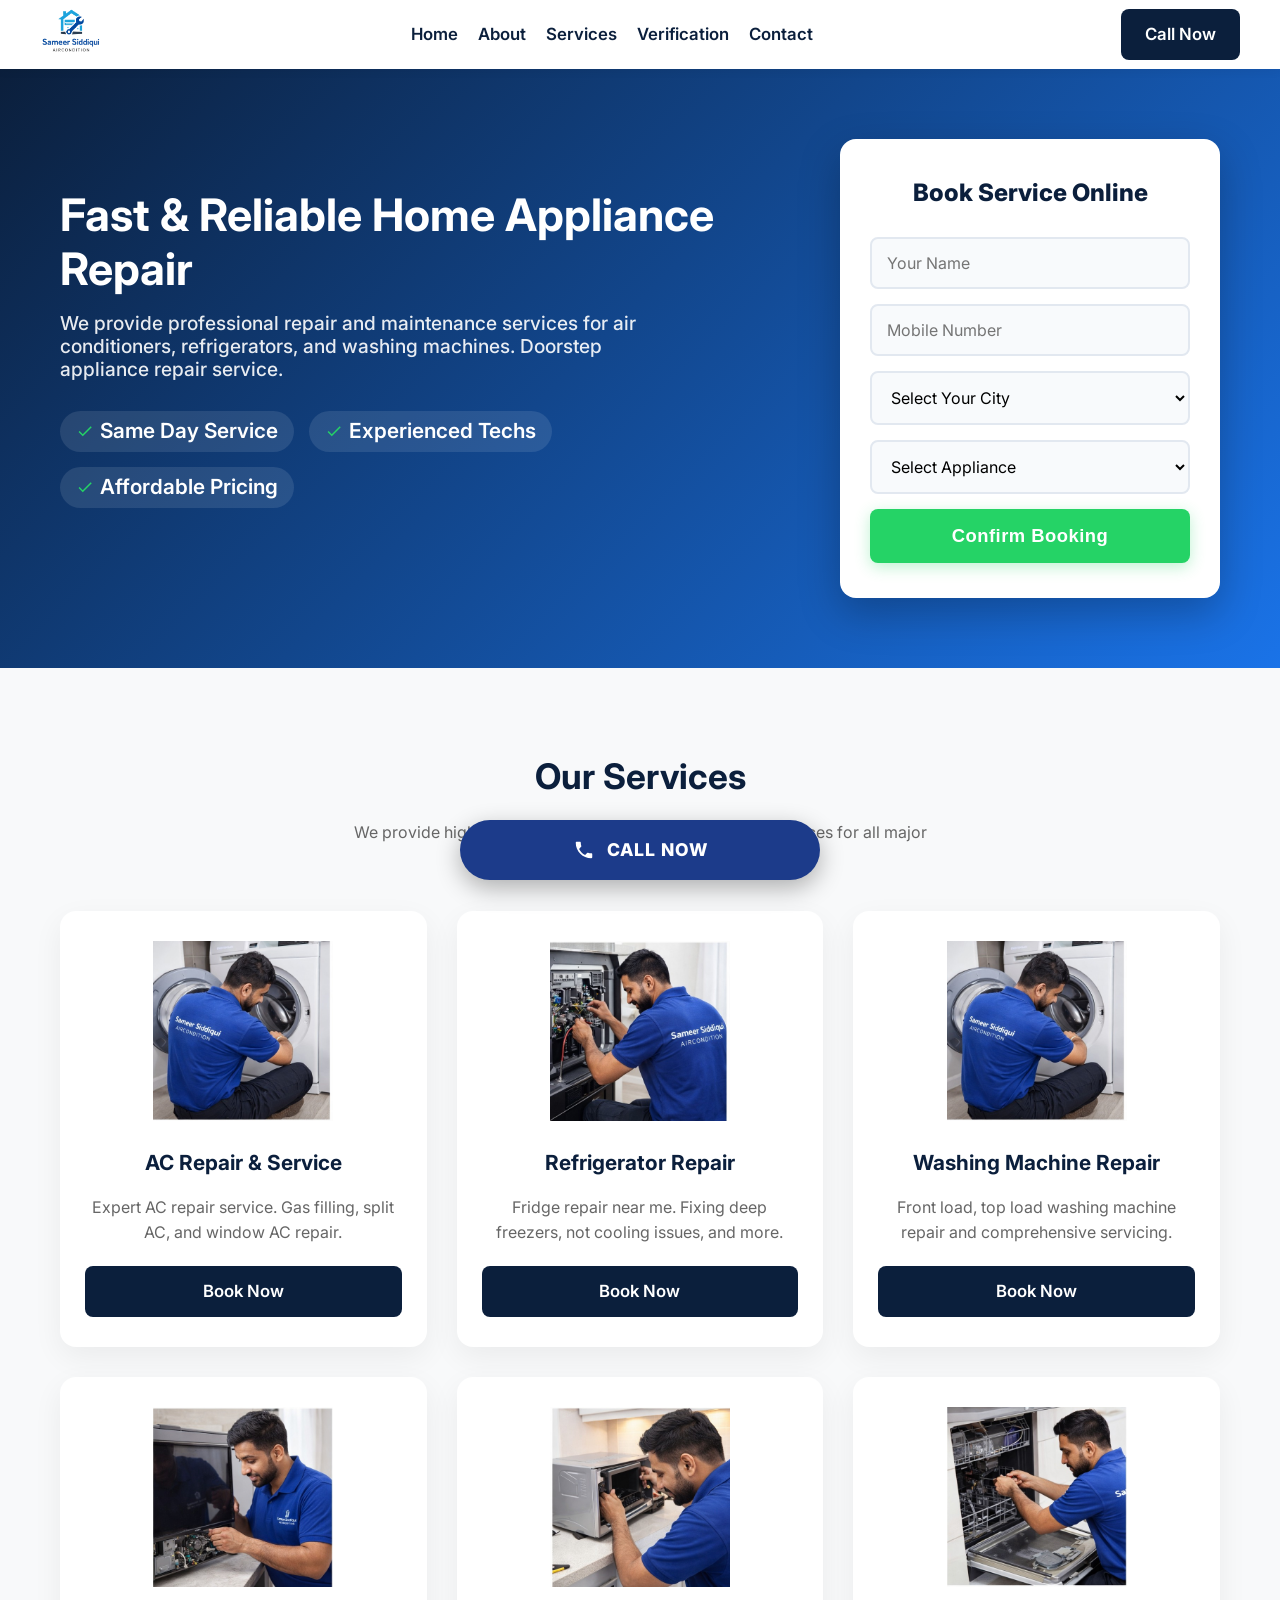
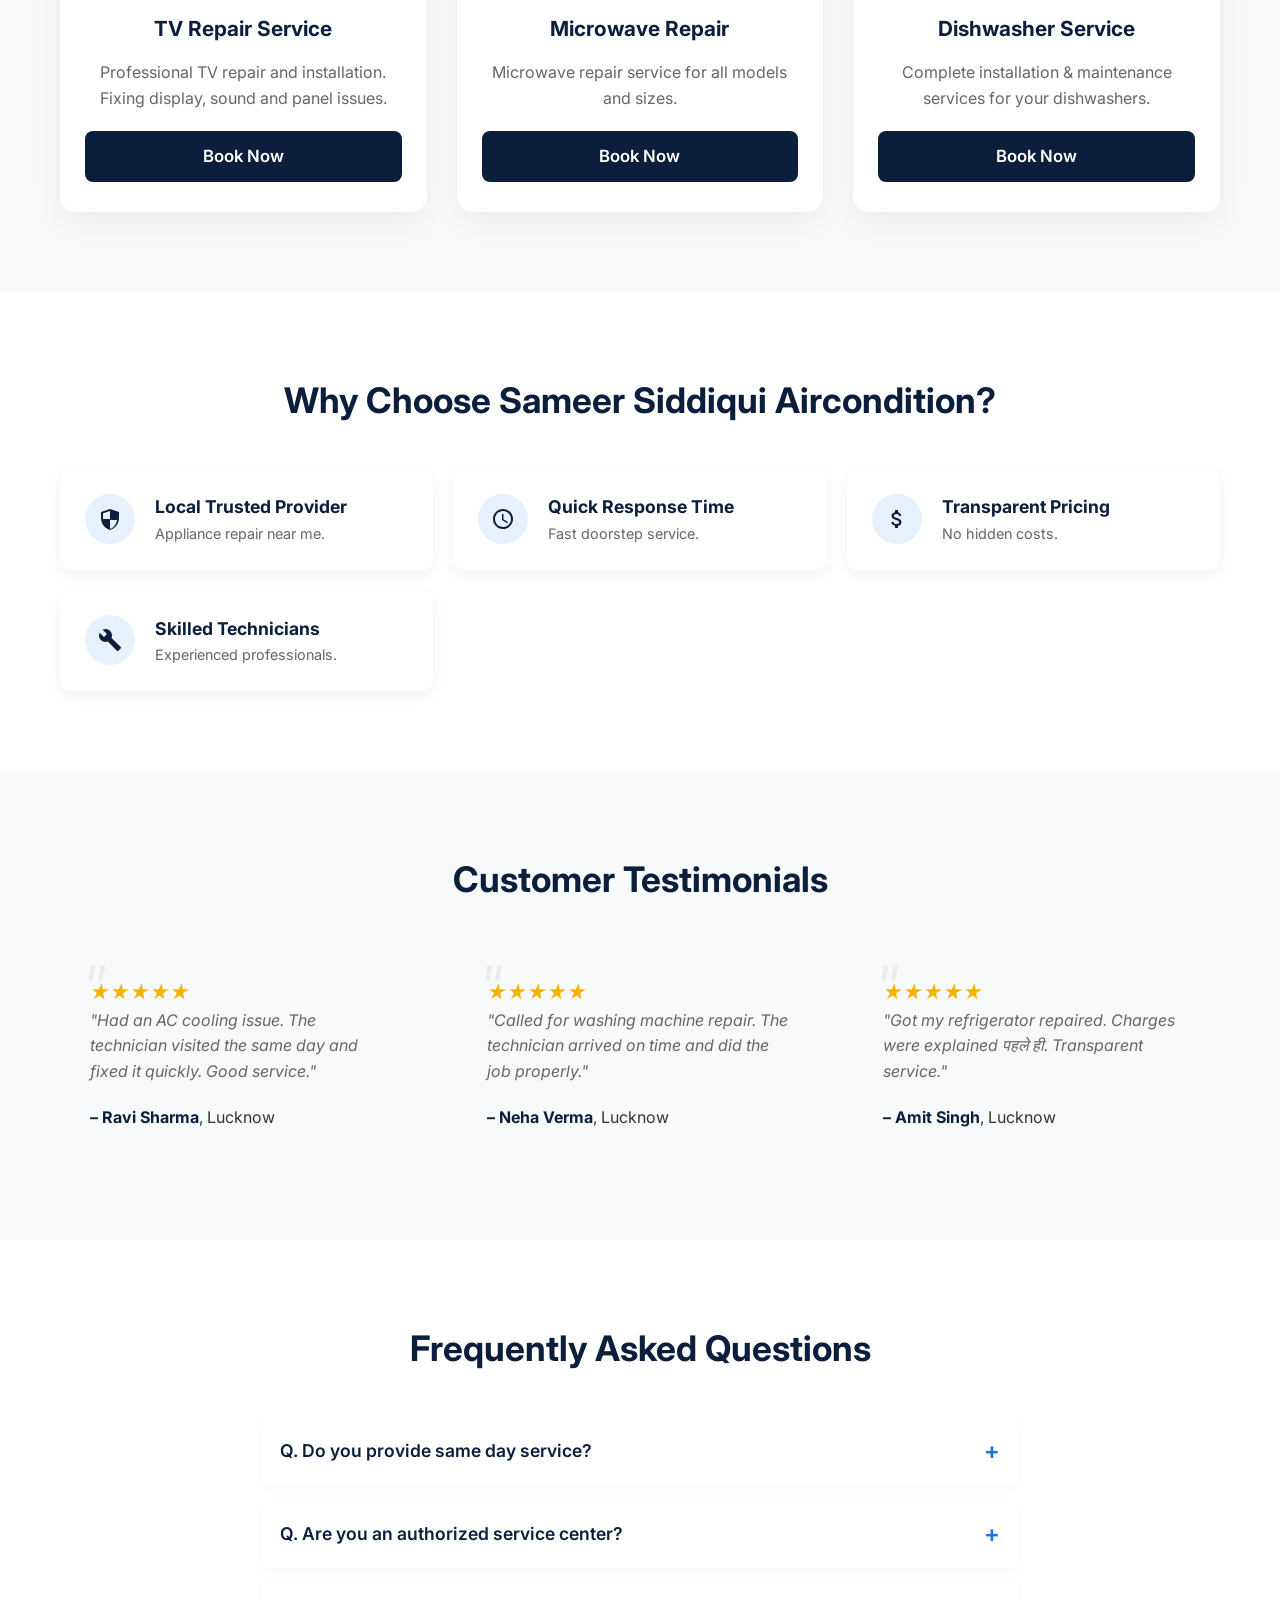
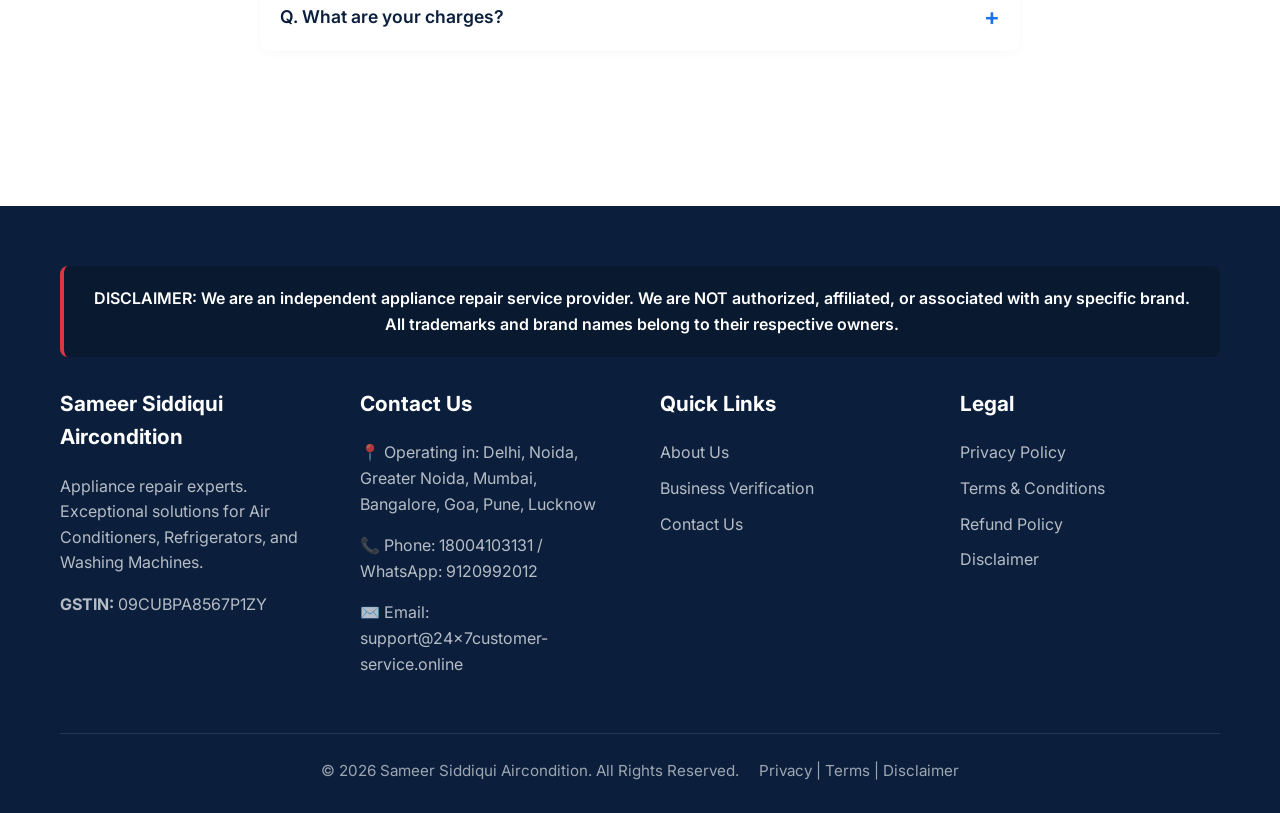
<file: index.html>
<!DOCTYPE html>
<html lang="en">

<head>
    <meta charset="UTF-8">
    <meta name="viewport" content="width=device-width, initial-scale=1.0">
    <title>Expert Appliance Repair| Sameer Siddiqui Aircondition</title>
    <meta name="description"
        content="Professional appliance repair service near me in Lucknow. Expert AC repair, refrigerator repair, and washing machine repair with same-day doorstep service.">
    <link rel="stylesheet" href="index.css">
    <link href="https://fonts.googleapis.com/css2?family=Inter:wght@400;500;600;700;800&display=swap" rel="stylesheet">
</head>

<body>

    <!-- Header -->
    <header>
        <div class="container header-wrapper">
            <a href="index.html" class="logo">
                <img src="images/sameer_logo_transparent.png" alt="Sameer Siddiqui Aircondition Logo"
                    onerror="this.src=''; this.alt='Sameer Siddiqui Aircondition'; this.style.fontSize='1.4rem'; this.style.fontWeight='bold'; this.style.color='#0b1f3c';">
            </a>
            <nav class="nav-links">
                <a href="index.html">Home</a>
                <a href="about.html">About</a>
                <a href="#services">Services</a>
                <a href="verification.html">Verification</a>
                <a href="contact.html">Contact</a>
            </nav>
            <a href="tel:18004103131" class="btn btn-primary">
                Call Now
            </a>
        </div>
    </header>

    <!-- Hero Section -->
    <section class="hero">
        <div class="container">
            <div class="hero-content">
                <div class="hero-text">
                    <h1>Fast & Reliable Home Appliance Repair <span
                            style="display: block; font-size: 1.3rem; font-weight: 500; color: rgba(255,255,255,0.9); margin-top: 15px;">
                            <p>We provide professional repair and maintenance services for air conditioners,
                                refrigerators, and washing machines. Doorstep appliance repair service.</p>

                            <div class="hero-features">
                                <span><svg viewBox="0 0 24 24">
                                        <path d="M9 16.17l-4.17-4.17-1.42 1.41 5.59 5.59 12-12-1.41-1.41z" />
                                    </svg> Same Day Service</span>
                                <span><svg viewBox="0 0 24 24">
                                        <path d="M9 16.17l-4.17-4.17-1.42 1.41 5.59 5.59 12-12-1.41-1.41z" />
                                    </svg> Experienced Techs</span>
                                <span><svg viewBox="0 0 24 24">
                                        <path d="M9 16.17l-4.17-4.17-1.42 1.41 5.59 5.59 12-12-1.41-1.41z" />
                                    </svg> Affordable Pricing</span>
                            </div>
                </div>

                <!-- WhatsApp Form Widget -->
                <div class="hero-form-wrapper" id="booking-form">
                    <div class="hero-form">
                        <h3>Book Service Online</h3>
                        <form onsubmit="submitWhatsApp(event)">
                            <div class="input-group">
                                <input type="text" id="waName" placeholder="Your Name" required>
                            </div>
                            <div class="input-group">
                                <input type="tel" id="waPhone" placeholder="Mobile Number" required pattern="[0-9]{10}">
                            </div>
                            <div class="input-group">
                                <select id="waCity" required>
                                    <option value="" disabled selected>Select Your City</option>
                                    <option value="Lucknow">Lucknow (UP)</option>
                                    <option value="Delhi">Delhi</option>
                                    <option value="Noida">Noida</option>
                                    <option value="Greater Noida">Greater Noida</option>
                                    <option value="Mumbai">Mumbai</option>
                                    <option value="Bangalore">Bangalore</option>
                                    <option value="Goa">Goa</option>
                                    <option value="Pune">Pune</option>
                                </select>
                            </div>
                            <div class="input-group">
                                <select id="waAppliance" required>
                                    <option value="" disabled selected>Select Appliance</option>
                                    <option value="AC Repair">AC Repair & Service</option>
                                    <option value="Refrigerator Repair">Refrigerator Repair</option>
                                    <option value="Washing Machine Repair">Washing Machine Repair</option>
                                    <option value="TV Repair">TV Repair</option>
                                    <option value="Microwave Repair">Microwave Repair</option>
                                    <option value="Dishwasher Repair">Dishwasher Repair</option>
                                    <option value="Other Appliance">Other Appliance</option>
                                </select>
                            </div>
                            <button type="submit" class="btn btn-accent btn-block">
                                Confirm Booking
                            </button>
                        </form>
                    </div>
                </div>
            </div>
        </div>
    </section>

    <!-- Services Section -->
    <section id="services" class="section bg-light">
        <div class="container">
            <h2 class="text-center">Our Services</h2>
            <p class="text-center" style="max-width: 600px; margin: 0 auto 40px;">We provide high-quality and affordable
                doorstep repair services for all major household appliances.</p>

            <div class="grid">
                <div class="card">
                    <img src="images/washing-machine.png" alt="AC Repair Service" onerror="this.style.display='none'">
                    <h3>AC Repair & Service</h3>
                    <p>Expert AC repair service. Gas filling, split AC, and window AC repair.</p>
                    <a href="#booking-form" class="btn btn-primary service-btn"
                        onclick="selectAppliance('AC Repair')">Book Now</a>
                </div>
                <div class="card">
                    <img src="images/fridge.png" alt="Refrigerator Repair" onerror="this.style.display='none'">
                    <h3>Refrigerator Repair</h3>
                    <p>Fridge repair near me. Fixing deep freezers, not cooling issues, and more.</p>
                    <a href="#booking-form" class="btn btn-primary service-btn"
                        onclick="selectAppliance('Refrigerator Repair')">Book Now</a>
                </div>
                <div class="card">
                    <img src="images/washing-machine.png" alt="Washing Machine Repair"
                        onerror="this.style.display='none'">
                    <h3>Washing Machine Repair</h3>
                    <p>Front load, top load washing machine repair and comprehensive servicing.</p>
                    <a href="#booking-form" class="btn btn-primary service-btn"
                        onclick="selectAppliance('Washing Machine Repair')">Book Now</a>
                </div>
                <div class="card">
                    <img src="images/tv.png" alt="TV Repair Service" onerror="this.style.display='none'">
                    <h3>TV Repair Service</h3>
                    <p>Professional TV repair and installation. Fixing display, sound and panel issues.</p>
                    <a href="#booking-form" class="btn btn-primary service-btn"
                        onclick="selectAppliance('TV Repair')">Book Now</a>
                </div>
                <div class="card">
                    <img src="images/microwave.png" alt="Microwave Repair" onerror="this.style.display='none'">
                    <h3>Microwave Repair</h3>
                    <p>Microwave repair service for all models and sizes.</p>
                    <a href="#booking-form" class="btn btn-primary service-btn"
                        onclick="selectAppliance('Microwave Repair')">Book Now</a>
                </div>
                <div class="card">
                    <img src="images/dishwasher.png" alt="Dishwasher Repair" onerror="this.style.display='none'">
                    <h3>Dishwasher Service</h3>
                    <p>Complete installation & maintenance services for your dishwashers.</p>
                    <a href="#booking-form" class="btn btn-primary service-btn"
                        onclick="selectAppliance('Dishwasher Repair')">Book Now</a>
                </div>
            </div>
        </div>
    </section>

    <!-- Why Choose Us -->
    <section class="section">
        <div class="container">
            <h2 class="text-center">Why Choose Sameer Siddiqui Aircondition?</h2>
            <div class="feature-list">
                <div class="feature-item">
                    <div class="feature-icon"><svg viewBox="0 0 24 24">
                            <path
                                d="M12 2L3 5v6c0 5.55 3.84 10.74 9 12 5.16-1.26 9-6.45 9-12V5l-9-3zm0 10.99h7c-.53 4.12-3.28 7.79-7 8.94V12H5V6.3l7-2.33v8.02z" />
                        </svg></div>
                    <div>
                        <h4>Local Trusted Provider</h4>
                        <p style="margin:0;font-size:0.9rem;">Appliance repair near me.</p>
                    </div>
                </div>
                <div class="feature-item">
                    <div class="feature-icon"><svg viewBox="0 0 24 24">
                            <path
                                d="M11.99 2C6.47 2 2 6.48 2 12s4.47 10 9.99 10C17.52 22 22 17.52 22 12S17.52 2 11.99 2zM12 20c-4.42 0-8-3.58-8-8s3.58-8 8-8 8 3.58 8 8-3.58 8-8 8zm.5-13H11v6l5.25 3.15.75-1.23-4.5-2.67z" />
                        </svg></div>
                    <div>
                        <h4>Quick Response Time</h4>
                        <p style="margin:0;font-size:0.9rem;">Fast doorstep service.</p>
                    </div>
                </div>
                <div class="feature-item">
                    <div class="feature-icon"><svg viewBox="0 0 24 24">
                            <path
                                d="M11.8 10.9c-2.27-.59-3-1.2-3-2.15 0-1.09 1.01-1.85 2.7-1.85 1.78 0 2.44.85 2.5 2.1h2.21c-.07-1.72-1.12-3.3-3.21-3.81V3h-3v2.16c-1.94.42-3.5 1.68-3.5 3.61 0 2.31 1.91 3.46 4.7 4.13 2.5.6 3 1.48 3 2.41 0 .69-.49 1.79-2.7 1.79-2.06 0-2.87-.92-2.98-2.1h-2.2c.12 2.19 1.76 3.42 3.68 3.83V21h3v-2.15c1.95-.37 3.5-1.5 3.5-3.55 0-2.84-2.43-3.81-4.7-4.4z" />
                        </svg></div>
                    <div>
                        <h4>Transparent Pricing</h4>
                        <p style="margin:0;font-size:0.9rem;">No hidden costs.</p>
                    </div>
                </div>
                <div class="feature-item">
                    <div class="feature-icon"><svg viewBox="0 0 24 24">
                            <path
                                d="M22.7 19l-9.1-9.1c.9-2.3.4-5-1.5-6.9-2-2-5-2.4-7.4-1.3L9 6 6 9 1.6 4.7C.4 7.1.9 10.1 2.9 12.1c1.9 1.9 4.6 2.4 6.9 1.5l9.1 9.1c.4.4 1 .4 1.4 0l2.3-2.3c.5-.4.5-1.1.1-1.4z" />
                        </svg></div>
                    <div>
                        <h4>Skilled Technicians</h4>
                        <p style="margin:0;font-size:0.9rem;">Experienced professionals.</p>
                    </div>
                </div>
            </div>
        </div>
    </section>

    <!-- Testimonials -->
    <section class="section bg-light">
        <div class="container">
            <h2 class="text-center">Customer Testimonials</h2>
            <div class="grid" style="margin-top: 40px;">
                <div class="testimonial-card">
                    <div class="stars">★★★★★</div>
                    <p>"Had an AC cooling issue. The technician visited the same day and fixed it quickly. Good
                        service."</p>
                    <div class="testimonial-author">
                        <strong>– Ravi Sharma</strong>, Lucknow
                    </div>
                </div>
                <div class="testimonial-card">
                    <div class="stars">★★★★★</div>
                    <p>"Called for washing machine repair. The technician arrived on time and did the job properly."</p>
                    <div class="testimonial-author">
                        <strong>– Neha Verma</strong>, Lucknow
                    </div>
                </div>
                <div class="testimonial-card">
                    <div class="stars">★★★★★</div>
                    <p>"Got my refrigerator repaired. Charges were explained पहले ही. Transparent service."</p>
                    <div class="testimonial-author">
                        <strong>– Amit Singh</strong>, Lucknow
                    </div>
                </div>
            </div>
        </div>
    </section>

    <!-- FAQs -->
    <section class="section">
        <div class="container" style="max-width: 800px;">
            <h2 class="text-center" style="margin-bottom: 40px;">Frequently Asked Questions</h2>
            <div class="faq-list">
                <details class="faq-item">
                    <summary>Q. Do you provide same day service?</summary>
                    <div class="faq-answer">Yes, we try to provide same day service across all our serving cities.</div>
                </details>
                <details class="faq-item">
                    <summary>Q. Are you an authorized service center?</summary>
                    <div class="faq-answer">No, we are an independent service provider. We service machines that are out
                        of company warranty.</div>
                </details>
                <details class="faq-item">
                    <summary>Q. What are your charges?</summary>
                    <div class="faq-answer">Charges depend on the issue and will be informed before service begins.
                    </div>
                </details>
            </div>
        </div>
    </section>

    <!-- Footer -->
    <footer>
        <div class="container">
            <div class="footer-disclaimer">
                <p>DISCLAIMER: We are an independent appliance repair service provider. We are NOT authorized,
                    affiliated, or associated with any specific brand. All trademarks and brand names belong to their
                    respective owners.</p>
            </div>

            <div class="footer-grid">
                <div>
                    <h3>Sameer Siddiqui Aircondition</h3>
                    <p>Appliance repair experts. Exceptional solutions for Air Conditioners, Refrigerators, and Washing
                        Machines.</p>
                    <p><strong>GSTIN:</strong> 09CUBPA8567P1ZY</p>
                </div>
                <div>
                    <h3>Contact Us</h3>
                    <p>📍 Operating in: Delhi, Noida, Greater Noida, Mumbai, Bangalore, Goa, Pune, Lucknow</p>
                    <p>📞 Phone: 18004103131 / WhatsApp: 9120992012</p>
                    <p>✉️ Email: support@24x7customer-service.online</p>
                </div>
                <div>
                    <h3>Quick Links</h3>
                    <a href="about.html">About Us</a>
                    <a href="verification.html">Business Verification</a>
                    <a href="contact.html">Contact Us</a>
                </div>
                <div>
                    <h3>Legal</h3>
                    <a href="privacy.html">Privacy Policy</a>
                    <a href="terms.html">Terms & Conditions</a>
                    <a href="refund.html">Refund Policy</a>
                    <a href="disclaimer.html">Disclaimer</a>
                </div>
            </div>

            <div class="footer-bottom">
                &copy; 2026 Sameer Siddiqui Aircondition. All Rights Reserved.
                <span><a href="privacy.html">Privacy</a> | <a href="terms.html">Terms</a> | <a
                        href="disclaimer.html">Disclaimer</a></span>
            </div>
        </div>
    </footer>

    <!-- Floating Call Button -->
    <div class="floating-call-container">
        <a href="tel:18004103131" class="floating-call-btn">
            <svg viewBox="0 0 24 24"><path d="M6.62 10.79c1.44 2.83 3.76 5.14 6.59 6.59l2.2-2.2c.27-.27.67-.36 1.02-.24 1.12.37 2.33.57 3.57.57.55 0 1 .45 1 1V20c0 .55-.45 1-1 1-9.39 0-17-7.61-17-17 0-.55.45-1 1-1h3.5c.55 0 1 .45 1 1 0 1.25.2 2.45.57 3.57.11.35.03.74-.25 1.02l-2.2 2.2z"/></svg>
            CALL NOW
        </a>
    </div>

    <script>
        function submitWhatsApp(event) {
            event.preventDefault();
            const name = document.getElementById('waName').value;
            const phone = document.getElementById('waPhone').value;
            const city = document.getElementById('waCity').value;
            const appliance = document.getElementById('waAppliance').value;
            const message = `Hello, I want to book a service.\n*Appliance:* ${appliance}\n*Name:* ${name}\n*Phone:* ${phone}\n*City:* ${city}`;
            window.open(`https://wa.me/919120992012?text=${encodeURIComponent(message)}`, '_blank');
        }

        function selectAppliance(applianceValue) {
            document.getElementById('waAppliance').value = applianceValue;
        }
    </script>
</body>

</html>
</file>
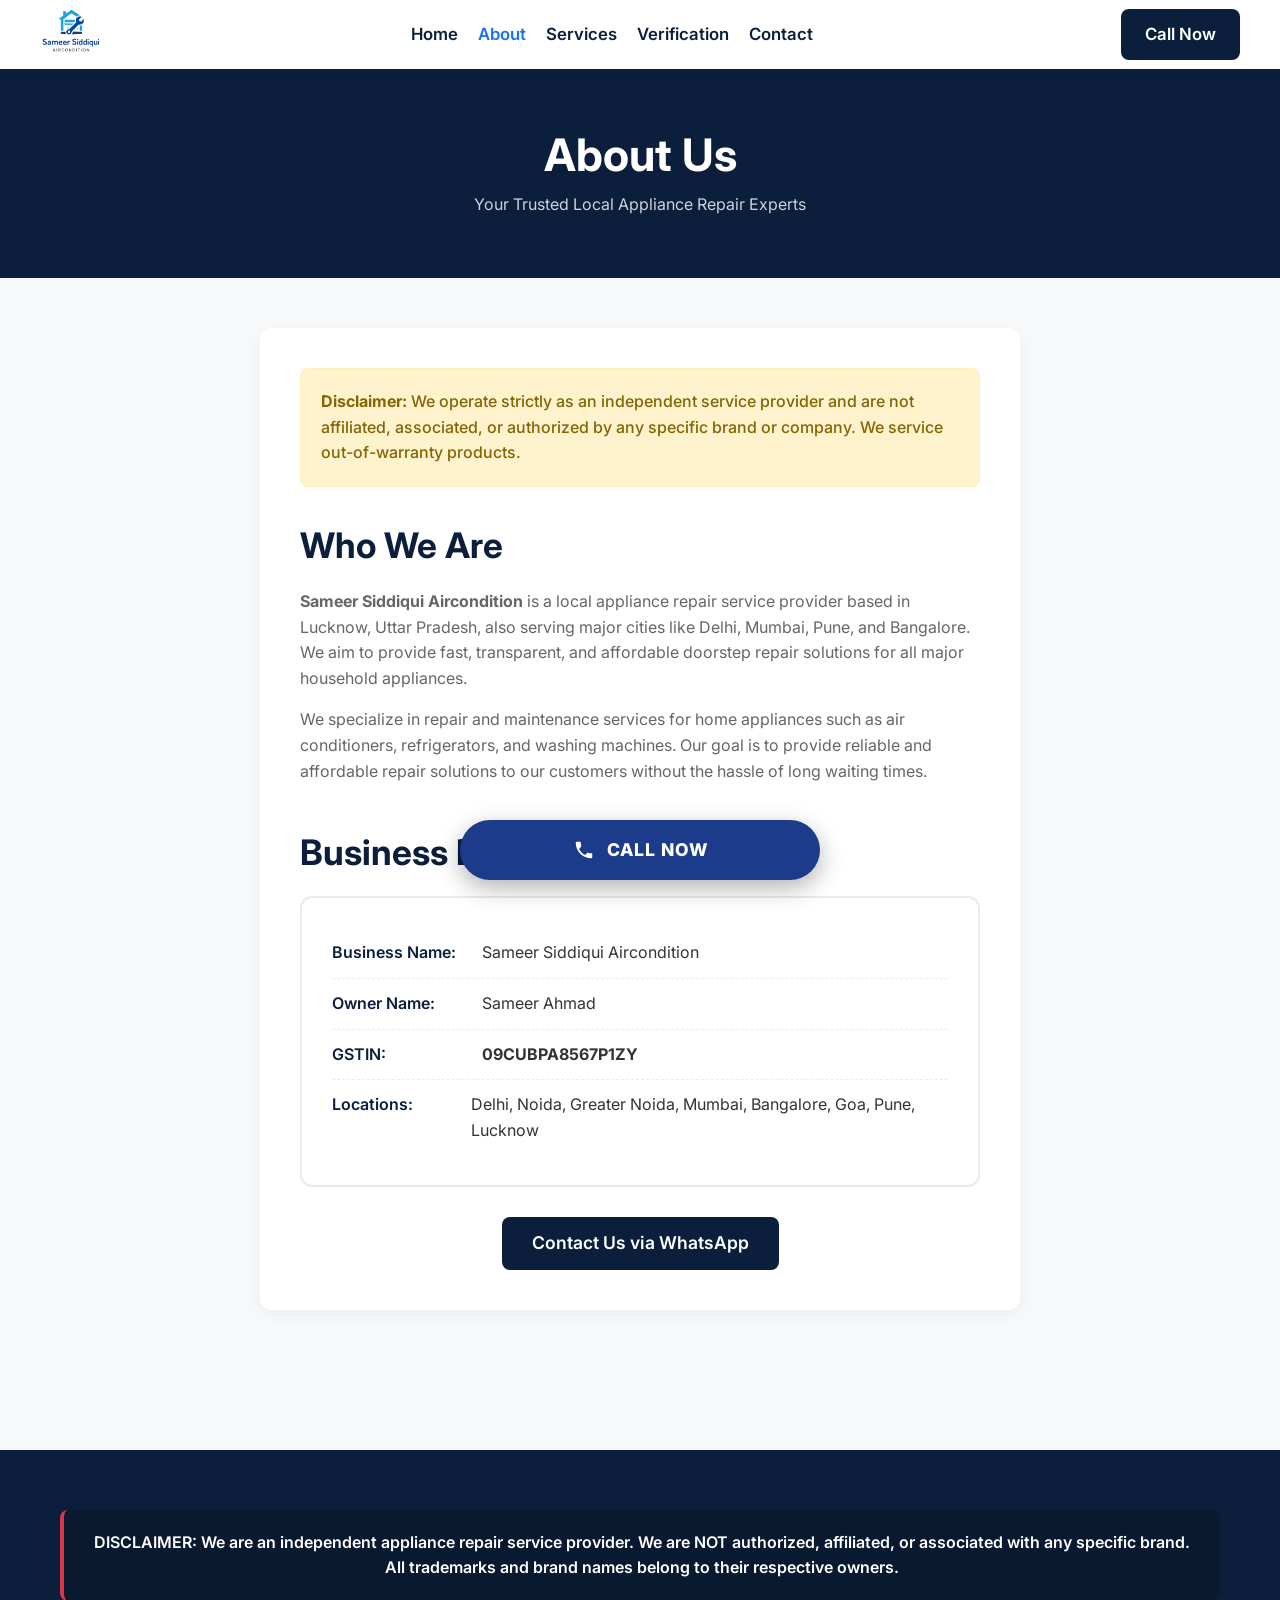
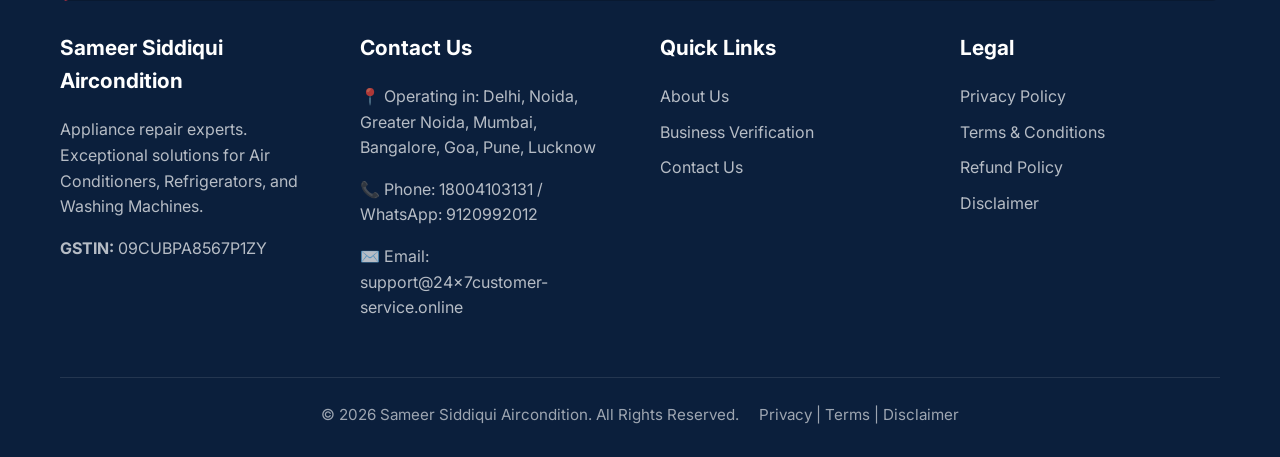
<file: about.html>
<!DOCTYPE html>
<html lang="en">
<head>
    <meta charset="UTF-8">
    <meta name="viewport" content="width=device-width, initial-scale=1.0">
    <title>About Us | Sameer Siddiqui Aircondition</title>
    <link rel="stylesheet" href="index.css">
    <link href="https://fonts.googleapis.com/css2?family=Inter:wght@400;500;600;700;800&display=swap" rel="stylesheet">
</head>
<body class="bg-light">

    <!-- Header -->
    <header>
        <div class="container header-wrapper">
            <a href="index.html" class="logo">
                <img src="images/sameer_logo_transparent.png" alt="Sameer Siddiqui Aircondition Logo" onerror="this.src=''; this.alt='Sameer Siddiqui Aircondition'; this.style.fontSize='1.4rem'; this.style.fontWeight='bold'; this.style.color='#0b1f3c';">
            </a>
            <nav class="nav-links">
                <a href="index.html">Home</a>
                <a href="about.html" style="color: var(--secondary-color);">About</a>
                <a href="index.html#services">Services</a>
                <a href="verification.html">Verification</a>
                <a href="contact.html">Contact</a>
            </nav>
            <a href="tel:18004103131" class="btn btn-primary">Call Now</a>
        </div>
    </header>

    <!-- Page Header -->
    <div class="page-header">
        <div class="container">
            <h1>About Us</h1>
            <p style="color: rgba(255,255,255,0.8); max-width: 600px; margin: 10px auto 0;">Your Trusted Local Appliance Repair Experts</p>
        </div>
    </div>

    <!-- Content -->
    <section class="section pt-0">
        <div class="container" style="max-width: 800px;">
            <div class="content-box">
                <div class="alert alert-warning" style="margin-bottom: 30px;">
                    <strong>Disclaimer:</strong> We operate strictly as an independent service provider and are not affiliated, associated, or authorized by any specific brand or company. We service out-of-warranty products.
                </div>

                <h2>Who We Are</h2>
                <p><strong>Sameer Siddiqui Aircondition</strong> is a local appliance repair service provider based in Lucknow, Uttar Pradesh, also serving major cities like Delhi, Mumbai, Pune, and Bangalore. We aim to provide fast, transparent, and affordable doorstep repair solutions for all major household appliances.</p>
                <p>We specialize in repair and maintenance services for home appliances such as air conditioners, refrigerators, and washing machines. Our goal is to provide reliable and affordable repair solutions to our customers without the hassle of long waiting times.</p>

                <h2 style="margin-top: 40px;">Business Details</h2>
                <div class="verification-card">
                    <div class="detail-row">
                        <div class="detail-label">Business Name:</div>
                        <div>Sameer Siddiqui Aircondition</div>
                    </div>
                    <div class="detail-row">
                        <div class="detail-label">Owner Name:</div>
                        <div>Sameer Ahmad</div>
                    </div>
                    <div class="detail-row">
                        <div class="detail-label">GSTIN:</div>
                        <div><strong>09CUBPA8567P1ZY</strong></div>
                    </div>
                    <div class="detail-row">
                        <div class="detail-label">Locations:</div>
                        <div>Delhi, Noida, Greater Noida, Mumbai, Bangalore, Goa, Pune, Lucknow</div>
                    </div>
                </div>

                <div class="text-center" style="margin-top: 30px;">
                    <a href="https://wa.me/919120992012" class="btn btn-primary" style="padding: 12px 30px; font-size: 1.1rem;">Contact Us via WhatsApp</a>
                </div>
            </div>
        </div>
    </section>

    <!-- Footer -->
    <footer>
        <div class="container">
            <div class="footer-disclaimer">
                <p>DISCLAIMER: We are an independent appliance repair service provider. We are NOT authorized, affiliated, or associated with any specific brand. All trademarks and brand names belong to their respective owners.</p>
            </div>
            
            <div class="footer-grid">
                <div>
                    <h3>Sameer Siddiqui Aircondition</h3>
                    <p>Appliance repair experts. Exceptional solutions for Air Conditioners, Refrigerators, and Washing Machines.</p>
                    <p><strong>GSTIN:</strong> 09CUBPA8567P1ZY</p>
                </div>
                <div>
                    <h3>Contact Us</h3>
                    <p>📍 Operating in: Delhi, Noida, Greater Noida, Mumbai, Bangalore, Goa, Pune, Lucknow</p>
                    <p>📞 Phone: 18004103131 / WhatsApp: 9120992012</p>
                    <p>✉️ Email: support@24x7customer-service.online</p>
                </div>
                <div>
                    <h3>Quick Links</h3>
                    <a href="about.html">About Us</a>
                    <a href="verification.html">Business Verification</a>
                    <a href="contact.html">Contact Us</a>
                </div>
                <div>
                    <h3>Legal</h3>
                    <a href="privacy.html">Privacy Policy</a>
                    <a href="terms.html">Terms & Conditions</a>
                    <a href="refund.html">Refund Policy</a>
                    <a href="disclaimer.html">Disclaimer</a>
                </div>
            </div>
            
            <div class="footer-bottom">
                &copy; 2026 Sameer Siddiqui Aircondition. All Rights Reserved.
                <span><a href="privacy.html">Privacy</a> | <a href="terms.html">Terms</a> | <a href="disclaimer.html">Disclaimer</a></span>
            </div>
        </div>
    </footer>

    <!-- Floating Call Button -->
    <div class="floating-call-container">
        <a href="tel:18004103131" class="floating-call-btn">
            <svg viewBox="0 0 24 24"><path d="M6.62 10.79c1.44 2.83 3.76 5.14 6.59 6.59l2.2-2.2c.27-.27.67-.36 1.02-.24 1.12.37 2.33.57 3.57.57.55 0 1 .45 1 1V20c0 .55-.45 1-1 1-9.39 0-17-7.61-17-17 0-.55.45-1 1-1h3.5c.55 0 1 .45 1 1 0 1.25.2 2.45.57 3.57.11.35.03.74-.25 1.02l-2.2 2.2z"/></svg>
            CALL NOW
        </a>
    </div>

</body>
</html>
</file>
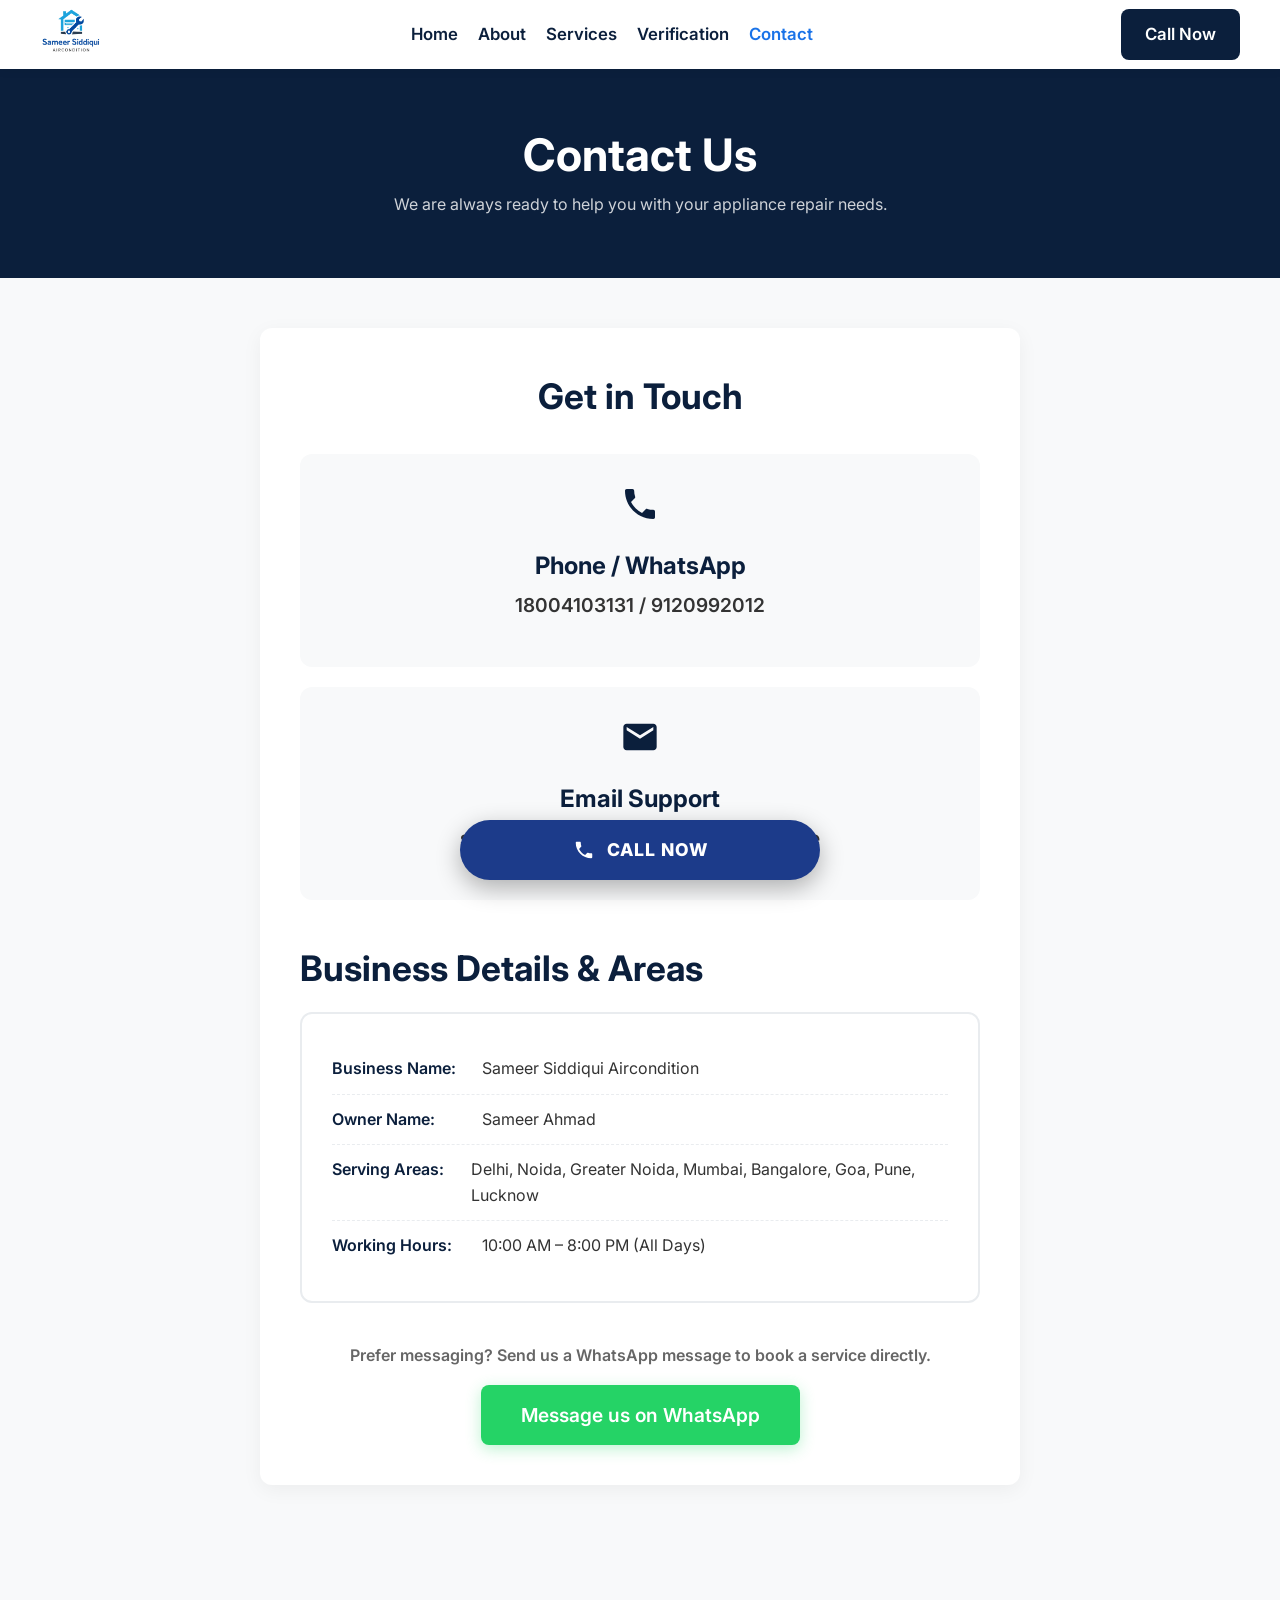
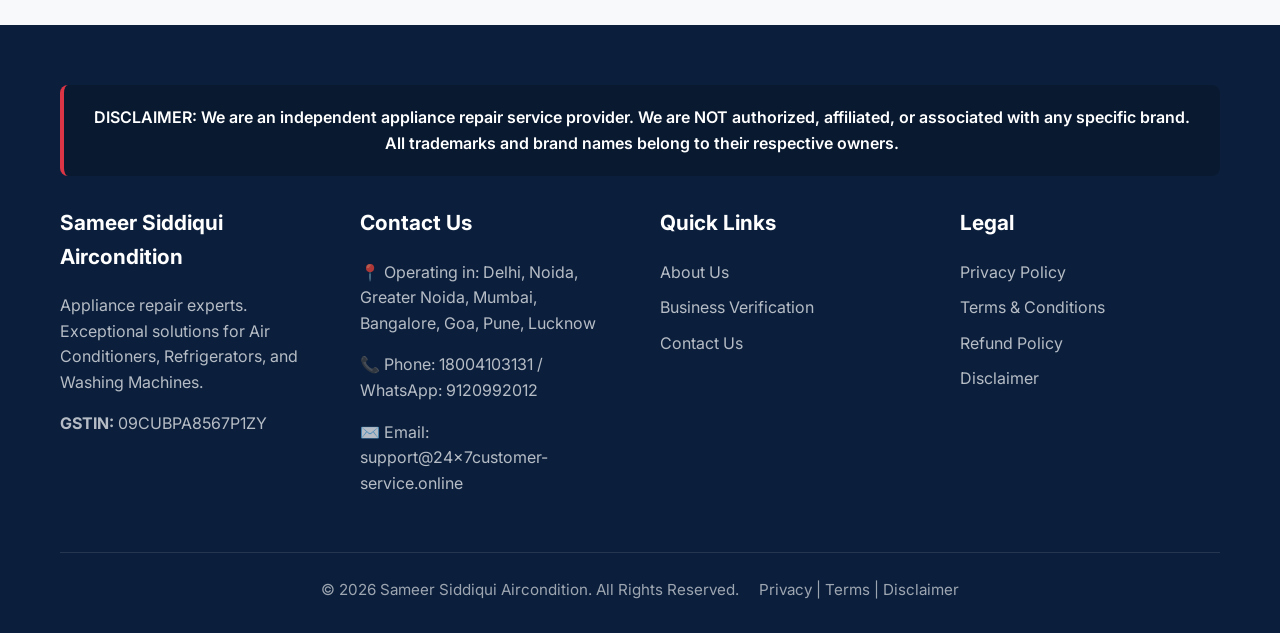
<file: contact.html>
<!DOCTYPE html>
<html lang="en">
<head>
    <meta charset="UTF-8">
    <meta name="viewport" content="width=device-width, initial-scale=1.0">
    <title>Contact Us | Sameer Siddiqui Aircondition</title>
    <link rel="stylesheet" href="index.css">
    <link href="https://fonts.googleapis.com/css2?family=Inter:wght@400;500;600;700;800&display=swap" rel="stylesheet">
</head>
<body class="bg-light">

    <!-- Header -->
    <header>
        <div class="container header-wrapper">
            <a href="index.html" class="logo">
                <img src="images/sameer_logo_transparent.png" alt="Sameer Siddiqui Aircondition Logo" onerror="this.src=''; this.alt='Sameer Siddiqui Aircondition'; this.style.fontSize='1.4rem'; this.style.fontWeight='bold'; this.style.color='#0b1f3c';">
            </a>
            <nav class="nav-links">
                <a href="index.html">Home</a>
                <a href="about.html">About</a>
                <a href="index.html#services">Services</a>
                <a href="verification.html">Verification</a>
                <a href="contact.html" style="color: var(--secondary-color);">Contact</a>
            </nav>
            <a href="tel:18004103131" class="btn btn-primary">Call Now</a>
        </div>
    </header>

    <!-- Page Header -->
    <div class="page-header">
        <div class="container">
            <h1>Contact Us</h1>
            <p style="color: rgba(255,255,255,0.8); max-width: 600px; margin: 10px auto 0;">We are always ready to help you with your appliance repair needs.</p>
        </div>
    </div>

    <!-- Content -->
    <section class="section pt-0">
        <div class="container" style="max-width: 800px;">
            <div class="content-box">
                <h2 class="text-center" style="margin-bottom: 30px;">Get in Touch</h2>

                <div class="grid" style="grid-template-columns: 1fr; gap: 20px; margin-bottom: 40px;">
                    <div style="background: var(--background-light); padding: 30px; border-radius: 12px; text-align: center;">
                        <svg viewBox="0 0 24 24" style="width: 40px; height: 40px; fill: var(--primary-color); margin-bottom: 15px;"><path d="M6.62 10.79c1.44 2.83 3.76 5.14 6.59 6.59l2.2-2.2c.27-.27.67-.36 1.02-.24 1.12.37 2.33.57 3.57.57.55 0 1 .45 1 1V20c0 .55-.45 1-1 1-9.39 0-17-7.61-17-17 0-.55.45-1 1-1h3.5c.55 0 1 .45 1 1 0 1.25.2 2.45.57 3.57.11.35.03.74-.25 1.02l-2.2 2.2z"/></svg>
                        <h3 style="margin-bottom: 5px;">Phone / WhatsApp</h3>
                        <p style="font-size: 1.2rem; font-weight: 600; color: var(--text-dark);">18004103131 / 9120992012</p>
                    </div>
                    
                    <div style="background: var(--background-light); padding: 30px; border-radius: 12px; text-align: center;">
                        <svg viewBox="0 0 24 24" style="width: 40px; height: 40px; fill: var(--primary-color); margin-bottom: 15px;"><path d="M20 4H4c-1.1 0-1.99.9-1.99 2L2 18c0 1.1.9 2 2 2h16c1.1 0 2-.9 2-2V6c0-1.1-.9-2-2-2zm0 4l-8 5-8-5V6l8 5 8-5v2z"/></svg>
                        <h3 style="margin-bottom: 5px;">Email Support</h3>
                        <p style="font-size: 1.2rem; font-weight: 600; color: var(--text-dark);">support@24x7customer-service.online</p>
                    </div>
                </div>

                <h2>Business Details & Areas</h2>
                <div class="verification-card">
                    <div class="detail-row">
                        <div class="detail-label">Business Name:</div>
                        <div>Sameer Siddiqui Aircondition</div>
                    </div>
                    <div class="detail-row">
                        <div class="detail-label">Owner Name:</div>
                        <div>Sameer Ahmad</div>
                    </div>
                    <div class="detail-row">
                        <div class="detail-label">Serving Areas:</div>
                        <div>Delhi, Noida, Greater Noida, Mumbai, Bangalore, Goa, Pune, Lucknow</div>
                    </div>
                    <div class="detail-row">
                        <div class="detail-label">Working Hours:</div>
                        <div>10:00 AM – 8:00 PM (All Days)</div>
                    </div>
                </div>

                <div class="text-center" style="margin-top: 40px;">
                    <p style="font-weight: 600;">Prefer messaging? Send us a WhatsApp message to book a service directly.</p>
                    <a href="https://wa.me/919120992012" class="btn btn-accent" style="padding: 15px 40px; font-size: 1.2rem;">
                        Message us on WhatsApp
                    </a>
                </div>
            </div>
        </div>
    </section>

    <!-- Footer -->
    <footer>
        <div class="container">
            <div class="footer-disclaimer">
                <p>DISCLAIMER: We are an independent appliance repair service provider. We are NOT authorized, affiliated, or associated with any specific brand. All trademarks and brand names belong to their respective owners.</p>
            </div>
            
            <div class="footer-grid">
                <div>
                    <h3>Sameer Siddiqui Aircondition</h3>
                    <p>Appliance repair experts. Exceptional solutions for Air Conditioners, Refrigerators, and Washing Machines.</p>
                    <p><strong>GSTIN:</strong> 09CUBPA8567P1ZY</p>
                </div>
                <div>
                    <h3>Contact Us</h3>
                    <p>📍 Operating in: Delhi, Noida, Greater Noida, Mumbai, Bangalore, Goa, Pune, Lucknow</p>
                    <p>📞 Phone: 18004103131 / WhatsApp: 9120992012</p>
                    <p>✉️ Email: support@24x7customer-service.online</p>
                </div>
                <div>
                    <h3>Quick Links</h3>
                    <a href="about.html">About Us</a>
                    <a href="verification.html">Business Verification</a>
                    <a href="contact.html">Contact Us</a>
                </div>
                <div>
                    <h3>Legal</h3>
                    <a href="privacy.html">Privacy Policy</a>
                    <a href="terms.html">Terms & Conditions</a>
                    <a href="refund.html">Refund Policy</a>
                    <a href="disclaimer.html">Disclaimer</a>
                </div>
            </div>
            
            <div class="footer-bottom">
                &copy; 2026 Sameer Siddiqui Aircondition. All Rights Reserved.
                <span><a href="privacy.html">Privacy</a> | <a href="terms.html">Terms</a> | <a href="disclaimer.html">Disclaimer</a></span>
            </div>
        </div>
    </footer>

    <!-- Floating Call Button -->
    <div class="floating-call-container">
        <a href="tel:18004103131" class="floating-call-btn">
            <svg viewBox="0 0 24 24"><path d="M6.62 10.79c1.44 2.83 3.76 5.14 6.59 6.59l2.2-2.2c.27-.27.67-.36 1.02-.24 1.12.37 2.33.57 3.57.57.55 0 1 .45 1 1V20c0 .55-.45 1-1 1-9.39 0-17-7.61-17-17 0-.55.45-1 1-1h3.5c.55 0 1 .45 1 1 0 1.25.2 2.45.57 3.57.11.35.03.74-.25 1.02l-2.2 2.2z"/></svg>
            CALL NOW
        </a>
    </div>

</body>
</html>
</file>
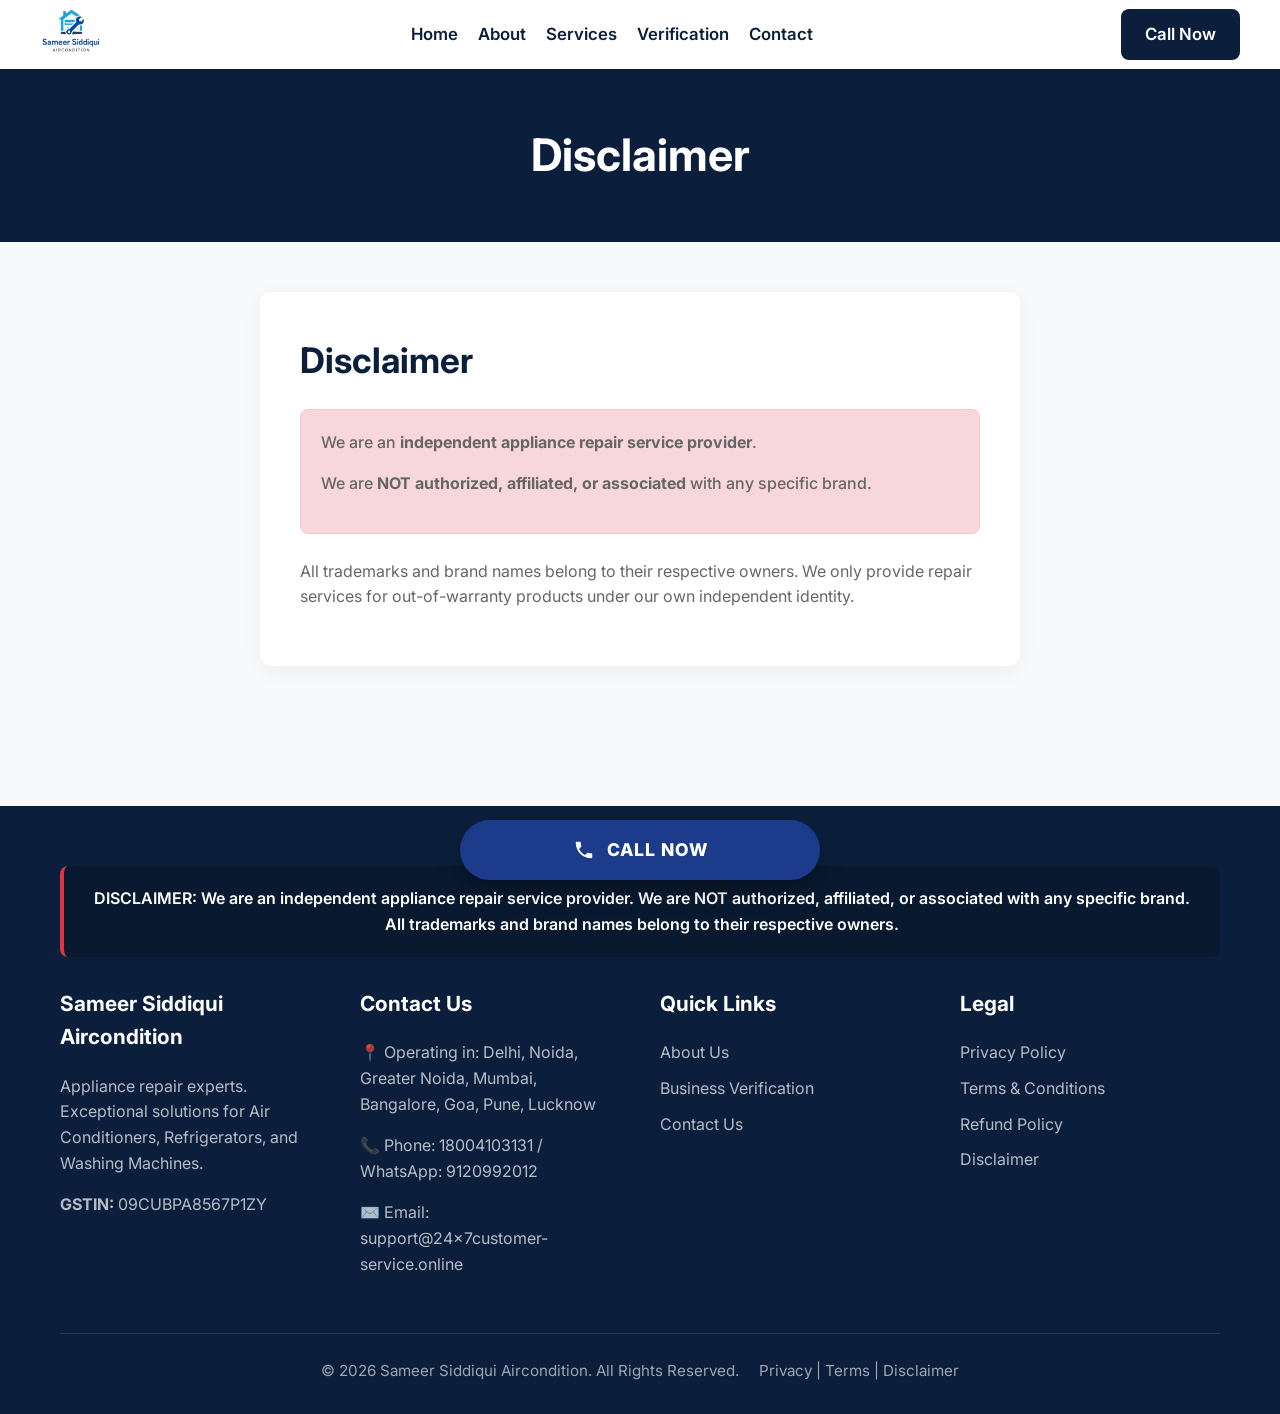
<file: disclaimer.html>
<!DOCTYPE html>
<html lang="en">
<head>
    <meta charset="UTF-8">
    <meta name="viewport" content="width=device-width, initial-scale=1.0">
    <title>Disclaimer | Sameer Siddiqui Aircondition</title>
    <link rel="stylesheet" href="index.css">
    <link href="https://fonts.googleapis.com/css2?family=Inter:wght@400;500;600;700;800&display=swap" rel="stylesheet">
</head>
<body class="bg-light">

    <!-- Header -->
    <header>
        <div class="container header-wrapper">
            <a href="index.html" class="logo">
                <img src="images/sameer_logo_transparent.png" alt="Sameer Siddiqui Aircondition Logo" onerror="this.src=''; this.alt='Sameer Siddiqui Aircondition'; this.style.fontSize='1.4rem'; this.style.fontWeight='bold'; this.style.color='#0b1f3c';">
            </a>
            <nav class="nav-links">
                <a href="index.html">Home</a>
                <a href="about.html">About</a>
                <a href="index.html#services">Services</a>
                <a href="verification.html">Verification</a>
                <a href="contact.html">Contact</a>
            </nav>
            <a href="tel:18004103131" class="btn btn-primary">Call Now</a>
        </div>
    </header>

    <!-- Page Header -->
    <div class="page-header">
        <div class="container">
            <h1>Disclaimer</h1>
        </div>
    </div>

    <!-- Content -->
    <section class="section pt-0">
        <div class="container" style="max-width: 800px;">
            <div class="content-box">
                <h2>Disclaimer</h2>
                <div class="alert alert-danger" style="margin-top: 20px;">
                    <p>We are an <strong>independent appliance repair service provider</strong>.</p>
                    <p>We are <strong>NOT authorized, affiliated, or associated</strong> with any specific brand.</p>
                </div>
                <p>All trademarks and brand names belong to their respective owners. We only provide repair services for out-of-warranty products under our own independent identity.</p>
            </div>
        </div>
    </section>

    <!-- Footer -->
    <footer>
        <div class="container">
            <div class="footer-disclaimer">
                <p>DISCLAIMER: We are an independent appliance repair service provider. We are NOT authorized, affiliated, or associated with any specific brand. All trademarks and brand names belong to their respective owners.</p>
            </div>
            
            <div class="footer-grid">
                <div>
                    <h3>Sameer Siddiqui Aircondition</h3>
                    <p>Appliance repair experts. Exceptional solutions for Air Conditioners, Refrigerators, and Washing Machines.</p>
                    <p><strong>GSTIN:</strong> 09CUBPA8567P1ZY</p>
                </div>
                <div>
                    <h3>Contact Us</h3>
                    <p>📍 Operating in: Delhi, Noida, Greater Noida, Mumbai, Bangalore, Goa, Pune, Lucknow</p>
                    <p>📞 Phone: 18004103131 / WhatsApp: 9120992012</p>
                    <p>✉️ Email: support@24x7customer-service.online</p>
                </div>
                <div>
                    <h3>Quick Links</h3>
                    <a href="about.html">About Us</a>
                    <a href="verification.html">Business Verification</a>
                    <a href="contact.html">Contact Us</a>
                </div>
                <div>
                    <h3>Legal</h3>
                    <a href="privacy.html">Privacy Policy</a>
                    <a href="terms.html">Terms & Conditions</a>
                    <a href="refund.html">Refund Policy</a>
                    <a href="disclaimer.html">Disclaimer</a>
                </div>
            </div>
            
            <div class="footer-bottom">
                &copy; 2026 Sameer Siddiqui Aircondition. All Rights Reserved.
                <span><a href="privacy.html">Privacy</a> | <a href="terms.html">Terms</a> | <a href="disclaimer.html">Disclaimer</a></span>
            </div>
        </div>
    </footer>

    <!-- Floating Call Button -->
    <div class="floating-call-container">
        <a href="tel:18004103131" class="floating-call-btn">
            <svg viewBox="0 0 24 24"><path d="M6.62 10.79c1.44 2.83 3.76 5.14 6.59 6.59l2.2-2.2c.27-.27.67-.36 1.02-.24 1.12.37 2.33.57 3.57.57.55 0 1 .45 1 1V20c0 .55-.45 1-1 1-9.39 0-17-7.61-17-17 0-.55.45-1 1-1h3.5c.55 0 1 .45 1 1 0 1.25.2 2.45.57 3.57.11.35.03.74-.25 1.02l-2.2 2.2z"/></svg>
            CALL NOW
        </a>
    </div>

</body>
</html>
</file>
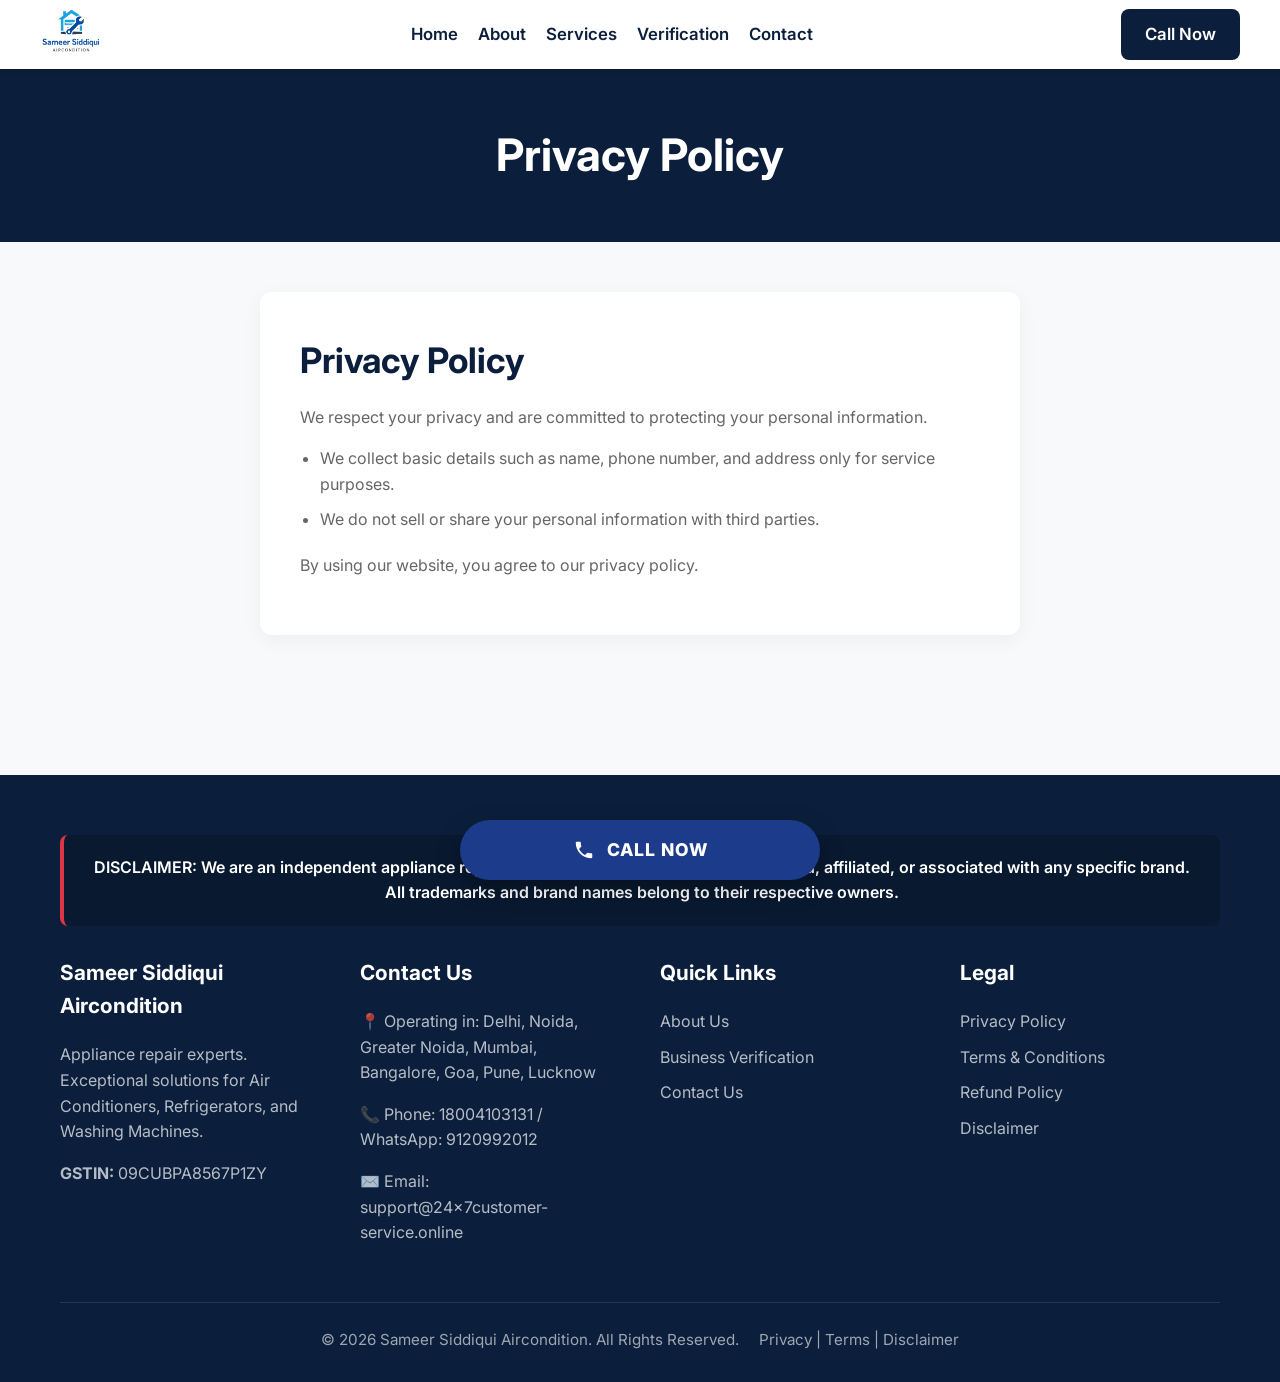
<file: privacy.html>
<!DOCTYPE html>
<html lang="en">
<head>
    <meta charset="UTF-8">
    <meta name="viewport" content="width=device-width, initial-scale=1.0">
    <title>Privacy Policy | Sameer Siddiqui Aircondition</title>
    <link rel="stylesheet" href="index.css">
    <link href="https://fonts.googleapis.com/css2?family=Inter:wght@400;500;600;700;800&display=swap" rel="stylesheet">
</head>
<body class="bg-light">

    <!-- Header -->
    <header>
        <div class="container header-wrapper">
            <a href="index.html" class="logo">
                <img src="images/sameer_logo_transparent.png" alt="Sameer Siddiqui Aircondition Logo" onerror="this.src=''; this.alt='Sameer Siddiqui Aircondition'; this.style.fontSize='1.4rem'; this.style.fontWeight='bold'; this.style.color='#0b1f3c';">
            </a>
            <nav class="nav-links">
                <a href="index.html">Home</a>
                <a href="about.html">About</a>
                <a href="index.html#services">Services</a>
                <a href="verification.html">Verification</a>
                <a href="contact.html">Contact</a>
            </nav>
            <a href="tel:18004103131" class="btn btn-primary">Call Now</a>
        </div>
    </header>

    <!-- Page Header -->
    <div class="page-header">
        <div class="container">
            <h1>Privacy Policy</h1>
        </div>
    </div>

    <!-- Content -->
    <section class="section pt-0">
        <div class="container" style="max-width: 800px;">
            <div class="content-box">
                <h2>Privacy Policy</h2>
                <p>We respect your privacy and are committed to protecting your personal information.</p>
                <ul style="margin-left: 20px; list-style-type: disc;">
                    <li>We collect basic details such as name, phone number, and address only for service purposes.</li>
                    <li>We do not sell or share your personal information with third parties.</li>
                </ul>
                <p style="margin-top: 20px;">By using our website, you agree to our privacy policy.</p>
            </div>
        </div>
    </section>

    <!-- Footer -->
    <footer>
        <div class="container">
            <div class="footer-disclaimer">
                <p>DISCLAIMER: We are an independent appliance repair service provider. We are NOT authorized, affiliated, or associated with any specific brand. All trademarks and brand names belong to their respective owners.</p>
            </div>
            
            <div class="footer-grid">
                <div>
                    <h3>Sameer Siddiqui Aircondition</h3>
                    <p>Appliance repair experts. Exceptional solutions for Air Conditioners, Refrigerators, and Washing Machines.</p>
                    <p><strong>GSTIN:</strong> 09CUBPA8567P1ZY</p>
                </div>
                <div>
                    <h3>Contact Us</h3>
                    <p>📍 Operating in: Delhi, Noida, Greater Noida, Mumbai, Bangalore, Goa, Pune, Lucknow</p>
                    <p>📞 Phone: 18004103131 / WhatsApp: 9120992012</p>
                    <p>✉️ Email: support@24x7customer-service.online</p>
                </div>
                <div>
                    <h3>Quick Links</h3>
                    <a href="about.html">About Us</a>
                    <a href="verification.html">Business Verification</a>
                    <a href="contact.html">Contact Us</a>
                </div>
                <div>
                    <h3>Legal</h3>
                    <a href="privacy.html">Privacy Policy</a>
                    <a href="terms.html">Terms & Conditions</a>
                    <a href="refund.html">Refund Policy</a>
                    <a href="disclaimer.html">Disclaimer</a>
                </div>
            </div>
            
            <div class="footer-bottom">
                &copy; 2026 Sameer Siddiqui Aircondition. All Rights Reserved.
                <span><a href="privacy.html">Privacy</a> | <a href="terms.html">Terms</a> | <a href="disclaimer.html">Disclaimer</a></span>
            </div>
        </div>
    </footer>

    <!-- Floating Call Button -->
    <div class="floating-call-container">
        <a href="tel:18004103131" class="floating-call-btn">
            <svg viewBox="0 0 24 24"><path d="M6.62 10.79c1.44 2.83 3.76 5.14 6.59 6.59l2.2-2.2c.27-.27.67-.36 1.02-.24 1.12.37 2.33.57 3.57.57.55 0 1 .45 1 1V20c0 .55-.45 1-1 1-9.39 0-17-7.61-17-17 0-.55.45-1 1-1h3.5c.55 0 1 .45 1 1 0 1.25.2 2.45.57 3.57.11.35.03.74-.25 1.02l-2.2 2.2z"/></svg>
            CALL NOW
        </a>
    </div>

</body>
</html>
</file>
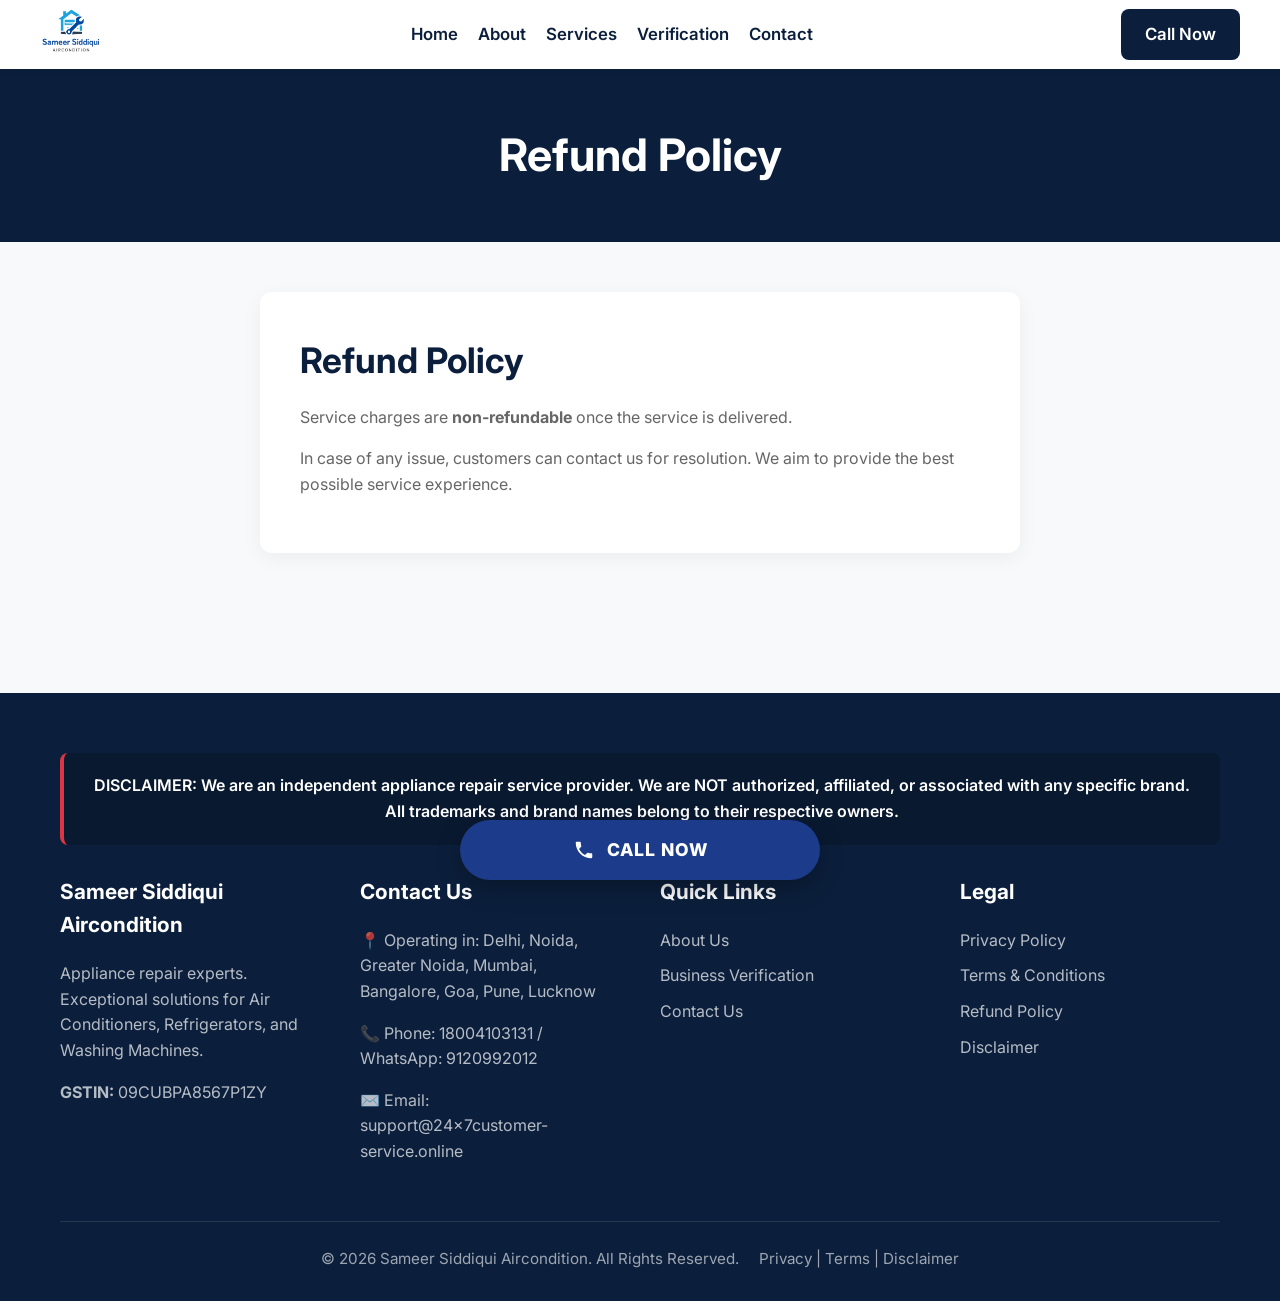
<file: refund.html>
<!DOCTYPE html>
<html lang="en">
<head>
    <meta charset="UTF-8">
    <meta name="viewport" content="width=device-width, initial-scale=1.0">
    <title>Refund Policy | Sameer Siddiqui Aircondition</title>
    <link rel="stylesheet" href="index.css">
    <link href="https://fonts.googleapis.com/css2?family=Inter:wght@400;500;600;700;800&display=swap" rel="stylesheet">
</head>
<body class="bg-light">

    <!-- Header -->
    <header>
        <div class="container header-wrapper">
            <a href="index.html" class="logo">
                <img src="images/sameer_logo_transparent.png" alt="Sameer Siddiqui Aircondition Logo" onerror="this.src=''; this.alt='Sameer Siddiqui Aircondition'; this.style.fontSize='1.4rem'; this.style.fontWeight='bold'; this.style.color='#0b1f3c';">
            </a>
            <nav class="nav-links">
                <a href="index.html">Home</a>
                <a href="about.html">About</a>
                <a href="index.html#services">Services</a>
                <a href="verification.html">Verification</a>
                <a href="contact.html">Contact</a>
            </nav>
            <a href="tel:18004103131" class="btn btn-primary">Call Now</a>
        </div>
    </header>

    <!-- Page Header -->
    <div class="page-header">
        <div class="container">
            <h1>Refund Policy</h1>
        </div>
    </div>

    <!-- Content -->
    <section class="section pt-0">
        <div class="container" style="max-width: 800px;">
            <div class="content-box">
                <h2>Refund Policy</h2>
                <p>Service charges are <strong>non-refundable</strong> once the service is delivered.</p>
                <p>In case of any issue, customers can contact us for resolution. We aim to provide the best possible service experience.</p>
            </div>
        </div>
    </section>

    <!-- Footer -->
    <footer>
        <div class="container">
            <div class="footer-disclaimer">
                <p>DISCLAIMER: We are an independent appliance repair service provider. We are NOT authorized, affiliated, or associated with any specific brand. All trademarks and brand names belong to their respective owners.</p>
            </div>
            
            <div class="footer-grid">
                <div>
                    <h3>Sameer Siddiqui Aircondition</h3>
                    <p>Appliance repair experts. Exceptional solutions for Air Conditioners, Refrigerators, and Washing Machines.</p>
                    <p><strong>GSTIN:</strong> 09CUBPA8567P1ZY</p>
                </div>
                <div>
                    <h3>Contact Us</h3>
                    <p>📍 Operating in: Delhi, Noida, Greater Noida, Mumbai, Bangalore, Goa, Pune, Lucknow</p>
                    <p>📞 Phone: 18004103131 / WhatsApp: 9120992012</p>
                    <p>✉️ Email: support@24x7customer-service.online</p>
                </div>
                <div>
                    <h3>Quick Links</h3>
                    <a href="about.html">About Us</a>
                    <a href="verification.html">Business Verification</a>
                    <a href="contact.html">Contact Us</a>
                </div>
                <div>
                    <h3>Legal</h3>
                    <a href="privacy.html">Privacy Policy</a>
                    <a href="terms.html">Terms & Conditions</a>
                    <a href="refund.html">Refund Policy</a>
                    <a href="disclaimer.html">Disclaimer</a>
                </div>
            </div>
            
            <div class="footer-bottom">
                &copy; 2026 Sameer Siddiqui Aircondition. All Rights Reserved.
                <span><a href="privacy.html">Privacy</a> | <a href="terms.html">Terms</a> | <a href="disclaimer.html">Disclaimer</a></span>
            </div>
        </div>
    </footer>

    <!-- Floating Call Button -->
    <div class="floating-call-container">
        <a href="tel:18004103131" class="floating-call-btn">
            <svg viewBox="0 0 24 24"><path d="M6.62 10.79c1.44 2.83 3.76 5.14 6.59 6.59l2.2-2.2c.27-.27.67-.36 1.02-.24 1.12.37 2.33.57 3.57.57.55 0 1 .45 1 1V20c0 .55-.45 1-1 1-9.39 0-17-7.61-17-17 0-.55.45-1 1-1h3.5c.55 0 1 .45 1 1 0 1.25.2 2.45.57 3.57.11.35.03.74-.25 1.02l-2.2 2.2z"/></svg>
            CALL NOW
        </a>
    </div>

</body>
</html>
</file>
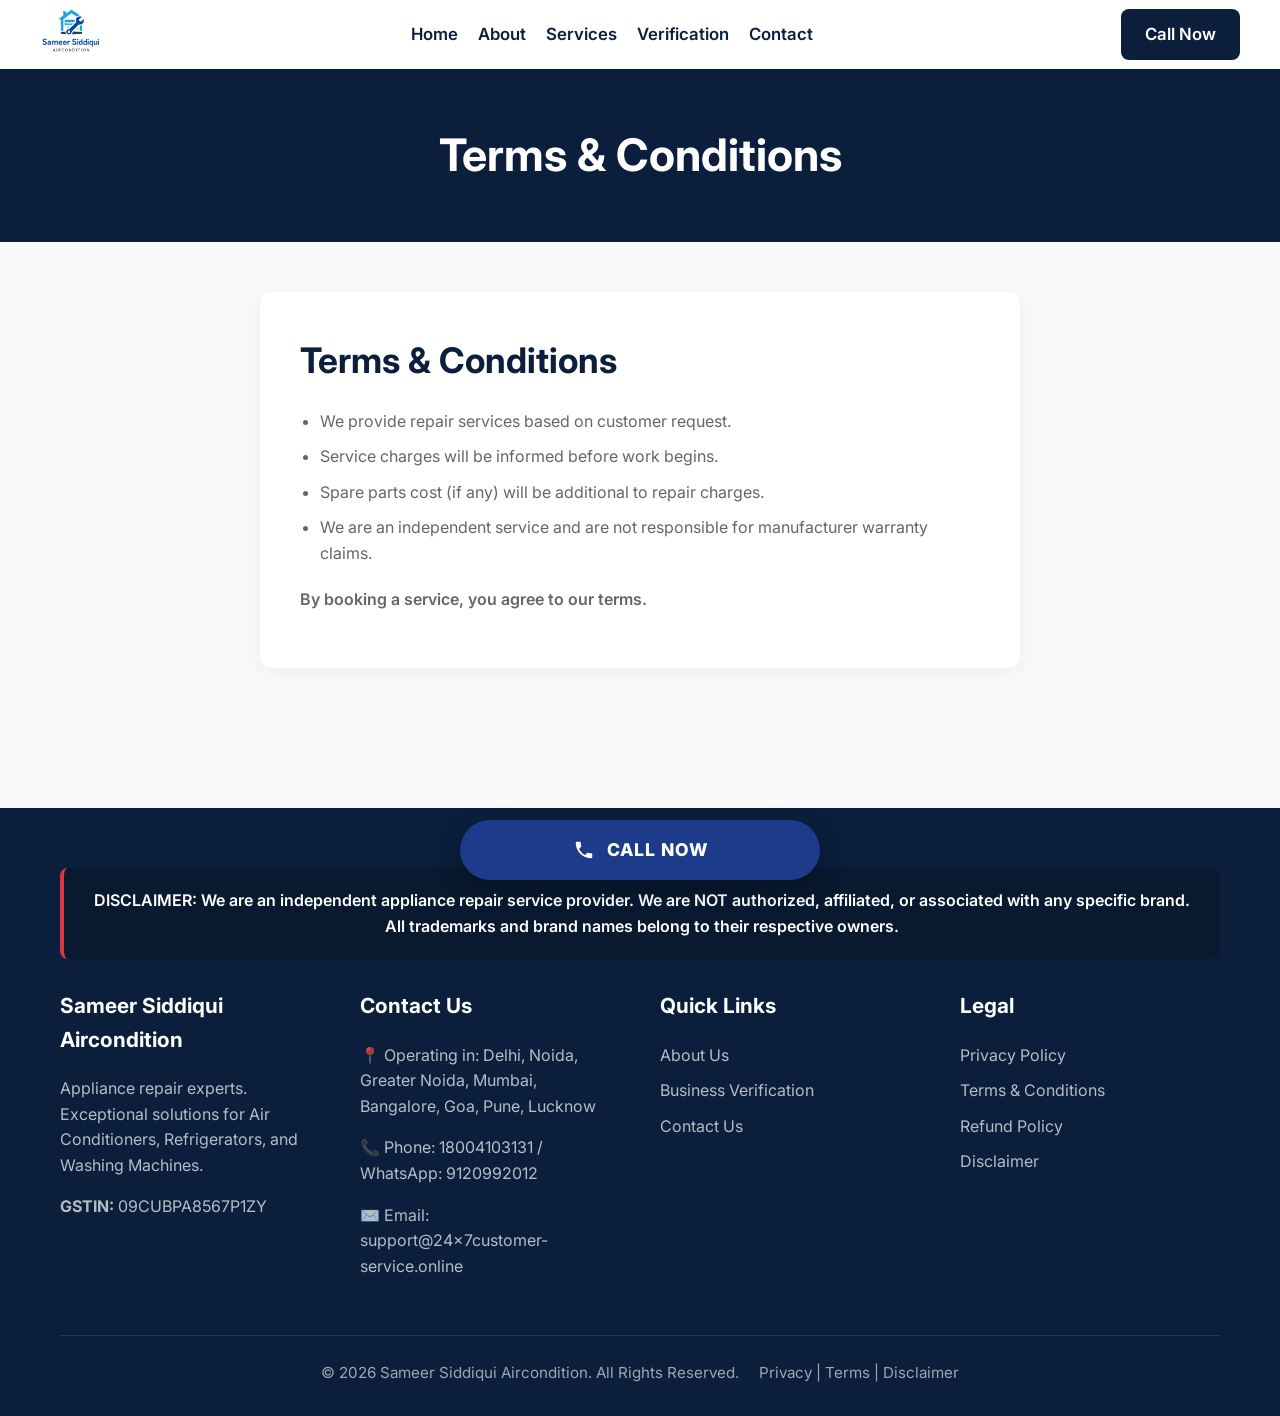
<file: terms.html>
<!DOCTYPE html>
<html lang="en">
<head>
    <meta charset="UTF-8">
    <meta name="viewport" content="width=device-width, initial-scale=1.0">
    <title>Terms & Conditions | Sameer Siddiqui Aircondition</title>
    <link rel="stylesheet" href="index.css">
    <link href="https://fonts.googleapis.com/css2?family=Inter:wght@400;500;600;700;800&display=swap" rel="stylesheet">
</head>
<body class="bg-light">

    <!-- Header -->
    <header>
        <div class="container header-wrapper">
            <a href="index.html" class="logo">
                <img src="images/sameer_logo_transparent.png" alt="Sameer Siddiqui Aircondition Logo" onerror="this.src=''; this.alt='Sameer Siddiqui Aircondition'; this.style.fontSize='1.4rem'; this.style.fontWeight='bold'; this.style.color='#0b1f3c';">
            </a>
            <nav class="nav-links">
                <a href="index.html">Home</a>
                <a href="about.html">About</a>
                <a href="index.html#services">Services</a>
                <a href="verification.html">Verification</a>
                <a href="contact.html">Contact</a>
            </nav>
            <a href="tel:18004103131" class="btn btn-primary">Call Now</a>
        </div>
    </header>

    <!-- Page Header -->
    <div class="page-header">
        <div class="container">
            <h1>Terms & Conditions</h1>
        </div>
    </div>

    <!-- Content -->
    <section class="section pt-0">
        <div class="container" style="max-width: 800px;">
            <div class="content-box">
                <h2>Terms & Conditions</h2>
                <ul style="margin-left: 20px; list-style-type: disc; margin-top: 20px;">
                    <li>We provide repair services based on customer request.</li>
                    <li>Service charges will be informed before work begins.</li>
                    <li>Spare parts cost (if any) will be additional to repair charges.</li>
                    <li>We are an independent service and are not responsible for manufacturer warranty claims.</li>
                </ul>
                <p style="margin-top: 20px; font-weight: 600;">By booking a service, you agree to our terms.</p>
            </div>
        </div>
    </section>

    <!-- Footer -->
    <footer>
        <div class="container">
            <div class="footer-disclaimer">
                <p>DISCLAIMER: We are an independent appliance repair service provider. We are NOT authorized, affiliated, or associated with any specific brand. All trademarks and brand names belong to their respective owners.</p>
            </div>
            
            <div class="footer-grid">
                <div>
                    <h3>Sameer Siddiqui Aircondition</h3>
                    <p>Appliance repair experts. Exceptional solutions for Air Conditioners, Refrigerators, and Washing Machines.</p>
                    <p><strong>GSTIN:</strong> 09CUBPA8567P1ZY</p>
                </div>
                <div>
                    <h3>Contact Us</h3>
                    <p>📍 Operating in: Delhi, Noida, Greater Noida, Mumbai, Bangalore, Goa, Pune, Lucknow</p>
                    <p>📞 Phone: 18004103131 / WhatsApp: 9120992012</p>
                    <p>✉️ Email: support@24x7customer-service.online</p>
                </div>
                <div>
                    <h3>Quick Links</h3>
                    <a href="about.html">About Us</a>
                    <a href="verification.html">Business Verification</a>
                    <a href="contact.html">Contact Us</a>
                </div>
                <div>
                    <h3>Legal</h3>
                    <a href="privacy.html">Privacy Policy</a>
                    <a href="terms.html">Terms & Conditions</a>
                    <a href="refund.html">Refund Policy</a>
                    <a href="disclaimer.html">Disclaimer</a>
                </div>
            </div>
            
            <div class="footer-bottom">
                &copy; 2026 Sameer Siddiqui Aircondition. All Rights Reserved.
                <span><a href="privacy.html">Privacy</a> | <a href="terms.html">Terms</a> | <a href="disclaimer.html">Disclaimer</a></span>
            </div>
        </div>
    </footer>

    <!-- Floating Call Button -->
    <div class="floating-call-container">
        <a href="tel:18004103131" class="floating-call-btn">
            <svg viewBox="0 0 24 24"><path d="M6.62 10.79c1.44 2.83 3.76 5.14 6.59 6.59l2.2-2.2c.27-.27.67-.36 1.02-.24 1.12.37 2.33.57 3.57.57.55 0 1 .45 1 1V20c0 .55-.45 1-1 1-9.39 0-17-7.61-17-17 0-.55.45-1 1-1h3.5c.55 0 1 .45 1 1 0 1.25.2 2.45.57 3.57.11.35.03.74-.25 1.02l-2.2 2.2z"/></svg>
            CALL NOW
        </a>
    </div>

</body>
</html>
</file>
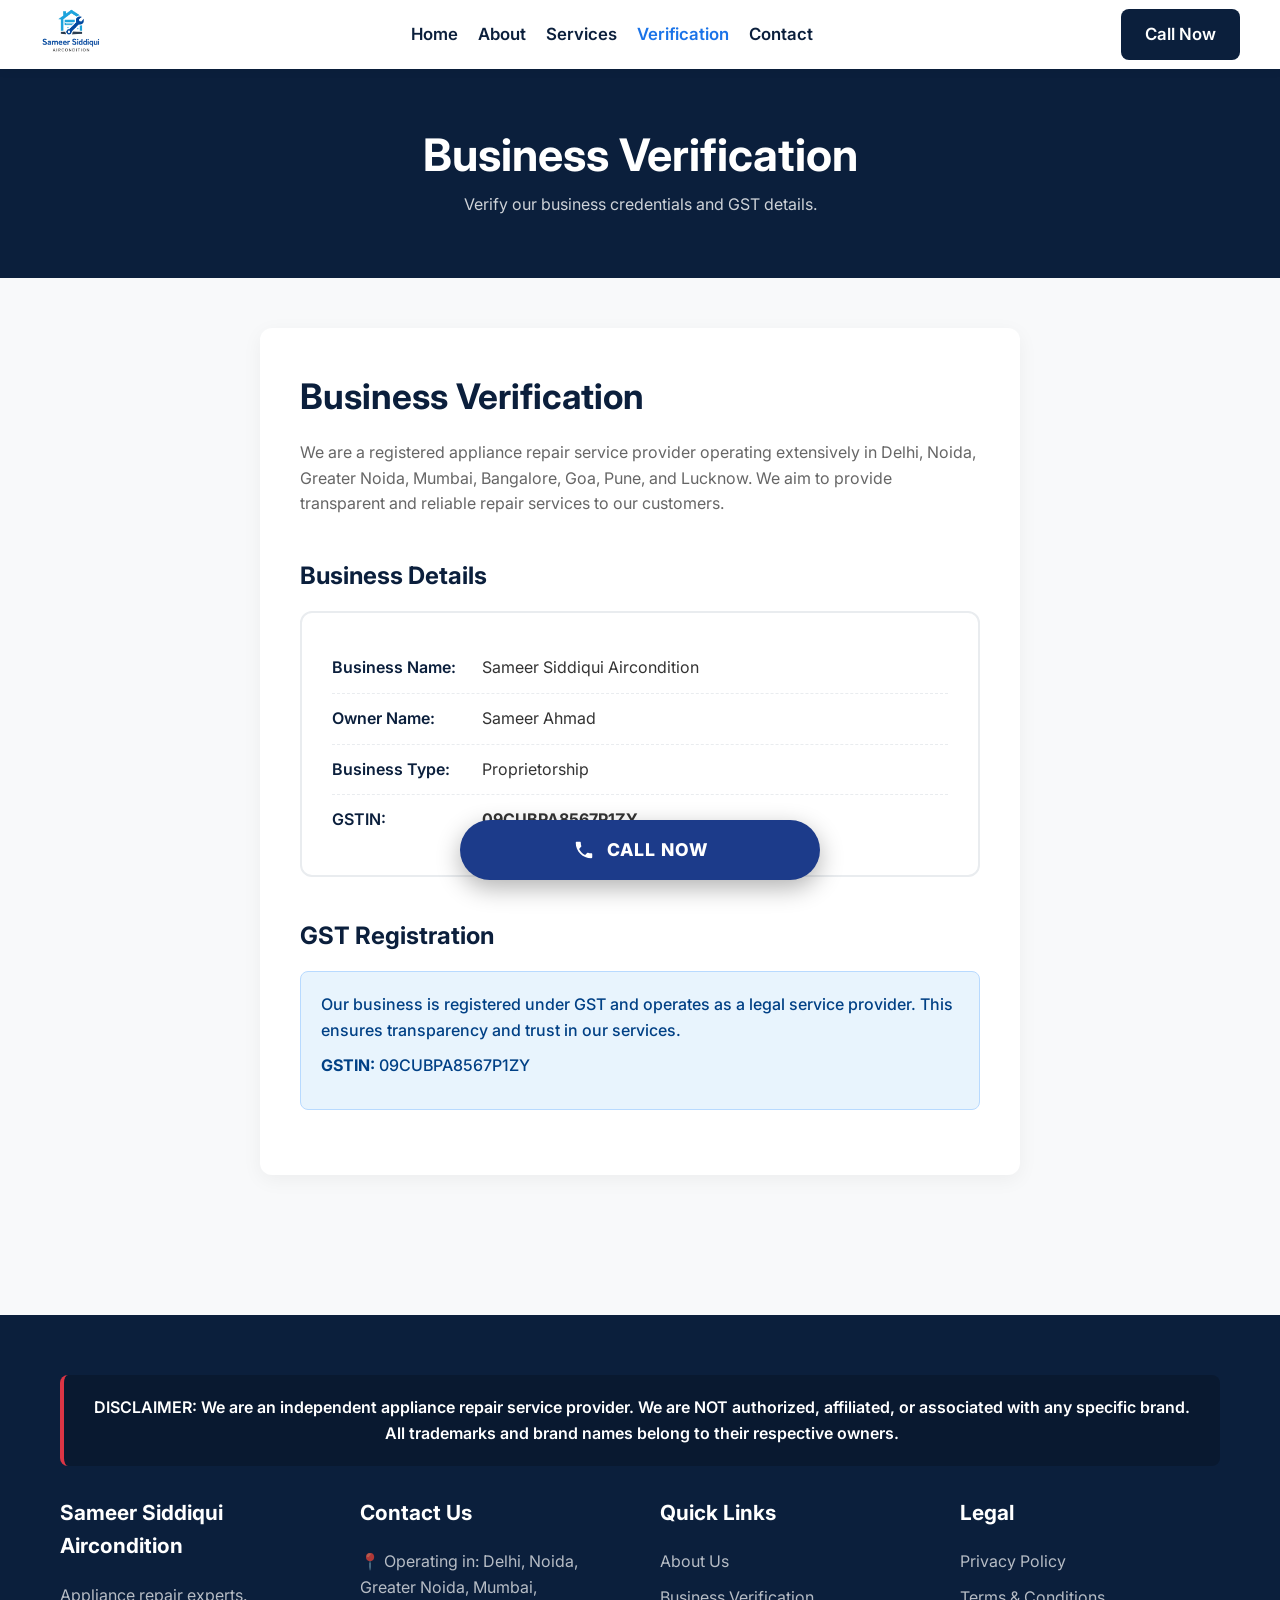
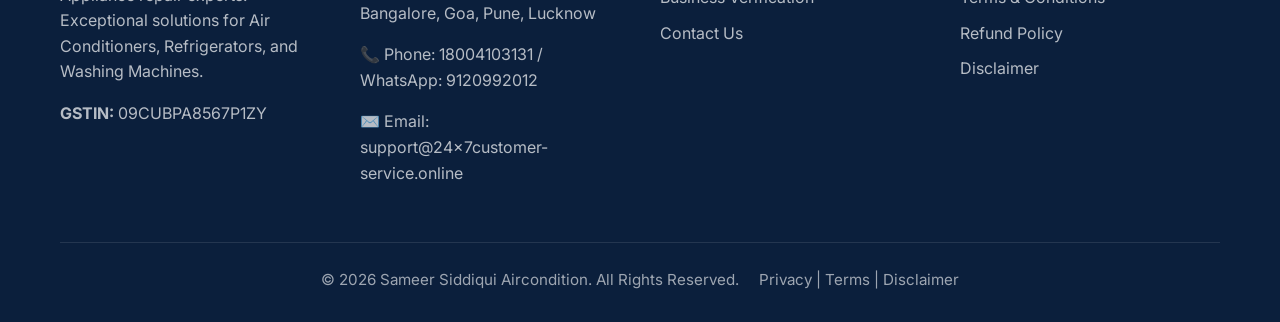
<file: verification.html>
<!DOCTYPE html>
<html lang="en">
<head>
    <meta charset="UTF-8">
    <meta name="viewport" content="width=device-width, initial-scale=1.0">
    <title>Business Verification & Proof | Sameer Siddiqui Aircondition</title>
    <link rel="stylesheet" href="index.css">
    <link href="https://fonts.googleapis.com/css2?family=Inter:wght@400;500;600;700;800&display=swap" rel="stylesheet">
</head>
<body class="bg-light">

    <!-- Header -->
    <header>
        <div class="container header-wrapper">
            <a href="index.html" class="logo">
                <img src="images/sameer_logo_transparent.png" alt="Sameer Siddiqui Aircondition Logo" onerror="this.src=''; this.alt='Sameer Siddiqui Aircondition'; this.style.fontSize='1.4rem'; this.style.fontWeight='bold'; this.style.color='#0b1f3c';">
            </a>
            <nav class="nav-links">
                <a href="index.html">Home</a>
                <a href="about.html">About</a>
                <a href="index.html#services">Services</a>
                <a href="verification.html" style="color: var(--secondary-color);">Verification</a>
                <a href="contact.html">Contact</a>
            </nav>
            <a href="tel:18004103131" class="btn btn-primary">Call Now</a>
        </div>
    </header>

    <!-- Page Header -->
    <div class="page-header">
        <div class="container">
            <h1>Business Verification</h1>
            <p style="color: rgba(255,255,255,0.8); max-width: 600px; margin: 10px auto 0;">Verify our business credentials and GST details.</p>
        </div>
    </div>

    <!-- Content -->
    <section class="section pt-0">
        <div class="container" style="max-width: 800px;">
            <div class="content-box">
                <h2>Business Verification</h2>
                <p>We are a registered appliance repair service provider operating extensively in Delhi, Noida, Greater Noida, Mumbai, Bangalore, Goa, Pune, and Lucknow. We aim to provide transparent and reliable repair services to our customers.</p>

                <h3 style="margin-top: 40px;">Business Details</h3>
                <div class="verification-card">
                    <div class="detail-row">
                        <div class="detail-label">Business Name:</div>
                        <div>Sameer Siddiqui Aircondition</div>
                    </div>
                    <div class="detail-row">
                        <div class="detail-label">Owner Name:</div>
                        <div>Sameer Ahmad</div>
                    </div>
                    <div class="detail-row">
                        <div class="detail-label">Business Type:</div>
                        <div>Proprietorship</div>
                    </div>
                    <div class="detail-row">
                        <div class="detail-label">GSTIN:</div>
                        <div><strong>09CUBPA8567P1ZY</strong></div>
                    </div>
                </div>

                <h3 style="margin-top: 40px;">GST Registration</h3>
                <div class="alert" style="background: #e8f4fd; border: 1px solid #b8daff; color: #004085;">
                    <p style="color: inherit; margin-bottom: 10px;">Our business is registered under GST and operates as a legal service provider. This ensures transparency and trust in our services.</p>
                    <ul style="margin-top: 10px; margin-bottom: 0;">
                        <li style="color: inherit;"><strong>GSTIN:</strong> 09CUBPA8567P1ZY</li>
                    </ul>
                </div>
            </div>
        </div>
    </section>

    <!-- Footer -->
    <footer>
        <div class="container">
            <div class="footer-disclaimer">
                <p>DISCLAIMER: We are an independent appliance repair service provider. We are NOT authorized, affiliated, or associated with any specific brand. All trademarks and brand names belong to their respective owners.</p>
            </div>
            
            <div class="footer-grid">
                <div>
                    <h3>Sameer Siddiqui Aircondition</h3>
                    <p>Appliance repair experts. Exceptional solutions for Air Conditioners, Refrigerators, and Washing Machines.</p>
                    <p><strong>GSTIN:</strong> 09CUBPA8567P1ZY</p>
                </div>
                <div>
                    <h3>Contact Us</h3>
                    <p>📍 Operating in: Delhi, Noida, Greater Noida, Mumbai, Bangalore, Goa, Pune, Lucknow</p>
                    <p>📞 Phone: 18004103131 / WhatsApp: 9120992012</p>
                    <p>✉️ Email: support@24x7customer-service.online</p>
                </div>
                <div>
                    <h3>Quick Links</h3>
                    <a href="about.html">About Us</a>
                    <a href="verification.html">Business Verification</a>
                    <a href="contact.html">Contact Us</a>
                </div>
                <div>
                    <h3>Legal</h3>
                    <a href="privacy.html">Privacy Policy</a>
                    <a href="terms.html">Terms & Conditions</a>
                    <a href="refund.html">Refund Policy</a>
                    <a href="disclaimer.html">Disclaimer</a>
                </div>
            </div>
            
            <div class="footer-bottom">
                &copy; 2026 Sameer Siddiqui Aircondition. All Rights Reserved.
                <span><a href="privacy.html">Privacy</a> | <a href="terms.html">Terms</a> | <a href="disclaimer.html">Disclaimer</a></span>
            </div>
        </div>
    </footer>

    <!-- Floating Call Button -->
    <div class="floating-call-container">
        <a href="tel:18004103131" class="floating-call-btn">
            <svg viewBox="0 0 24 24"><path d="M6.62 10.79c1.44 2.83 3.76 5.14 6.59 6.59l2.2-2.2c.27-.27.67-.36 1.02-.24 1.12.37 2.33.57 3.57.57.55 0 1 .45 1 1V20c0 .55-.45 1-1 1-9.39 0-17-7.61-17-17 0-.55.45-1 1-1h3.5c.55 0 1 .45 1 1 0 1.25.2 2.45.57 3.57.11.35.03.74-.25 1.02l-2.2 2.2z"/></svg>
            CALL NOW
        </a>
    </div>

</body>
</html>
</file>
<file: index.css>
:root {
  --primary-color: #0b1f3c; /* Deep Blue for Authority */
  --secondary-color: #1a73e8; /* Vibrant Blue */
  --accent-color: #25d366; /* WhatsApp Green */
  --accent-hover: #128c7e;
  --text-dark: #333333;
  --text-light: #666666;
  --background-light: #f8f9fa;
  --white: #ffffff;
  --danger: #dc3545; /* For the disclaimer */
}

/* Base */
* { box-sizing: border-box; margin: 0; padding: 0; }
body { font-family: 'Inter', -apple-system, BlinkMacSystemFont, "Segoe UI", Roboto, "Helvetica Neue", Arial, sans-serif; color: var(--text-dark); line-height: 1.6; background: var(--white); }
a { text-decoration: none; color: var(--secondary-color); transition: 0.3s; }
img { max-width: 100%; height: auto; }

/* Typography */
h1, h2, h3, h4 { font-weight: 700; color: var(--primary-color); margin-bottom: 1rem; }
h1 { font-size: 2.8rem; line-height: 1.2; }
h2 { font-size: 2.2rem; }
h3 { font-size: 1.5rem; }
p { margin-bottom: 1rem; color: var(--text-light); }
ul { list-style: none; }
ul li { position: relative; margin-bottom: 10px; color: var(--text-light); }

/* Layout */
.container { max-width: 1200px; margin: 0 auto; padding: 0 20px; }
.section { padding: 80px 0; }
.bg-light { background: var(--background-light); }
.text-center { text-align: center; }

/* Header */
header { background: var(--white); box-shadow: 0 2px 10px rgba(0,0,0,0.05); position: sticky; top: 0; z-index: 100; }
.header-wrapper { display: flex; justify-content: space-between; align-items: center; padding: 8px 0; }
.logo img { max-height: 45px; }
.nav-links { display: flex; gap: 20px; align-items: center; }
.nav-links a { font-weight: 600; color: var(--primary-color); font-size: 1.05rem; }
.nav-links a:hover { color: var(--secondary-color); }

/* Buttons */
.btn { display: inline-flex; align-items: center; justify-content: center; padding: 12px 24px; border-radius: 8px; font-weight: 600; text-align: center; cursor: pointer; transition: 0.3s; border: none; font-size: 1.05rem; }
.btn svg { margin-right: 8px; width: 20px; height: 20px; fill: currentColor; }
.btn-accent { background: var(--accent-color); color: var(--white); box-shadow: 0 4px 15px rgba(37, 211, 102, 0.3); }
.btn-accent:hover { background: var(--accent-hover); color: var(--white); transform: translateY(-2px); box-shadow: 0 6px 20px rgba(37, 211, 102, 0.4); }
.btn-primary { background: var(--primary-color); color: var(--white); }
.btn-primary:hover { background: var(--secondary-color); color: var(--white); }
.btn-block { display: flex; width: 100%; }

/* Hero */
.hero { background: linear-gradient(135deg, var(--primary-color) 0%, var(--secondary-color) 100%); color: var(--white); padding: 70px 0; }
.hero-content { display: flex; gap: 40px; align-items: center; justify-content: space-between; }
.hero-text { flex: 1; text-align: left; }
.hero-text h1 { color: var(--white); margin-bottom: 24px; }
.hero-text p { color: rgba(255,255,255,0.9); font-size: 1.2rem; max-width: 600px; margin-bottom: 30px; }

/* Hero Features */
.hero-features { display: flex; gap: 15px; margin-bottom: 40px; flex-wrap: wrap; }
.hero-features span { background: rgba(255,255,255,0.1); padding: 8px 16px; border-radius: 30px; font-weight: 600; color: #fff; display: inline-flex; align-items: center; }
.hero-features span svg { margin-right: 6px; fill: var(--accent-color); width: 18px; height: 18px; }

/* Hero Disclaimer */
.hero-disclaimer { margin-top: 30px; background: rgba(220, 53, 69, 0.95); padding: 15px; border-radius: 8px; font-weight: bold; border: 2px solid #fff; display: inline-block; font-size: 1rem; box-shadow: 0 4px 15px rgba(0,0,0,0.2); }
.hero-disclaimer p { color: #fff; margin: 0; font-size: 0.95rem; }

/* Hero Form */
.hero-form-wrapper { flex: 0 0 380px; }
.hero-form { 
    background: var(--white); 
    padding: 35px 30px; 
    border-radius: 16px; 
    box-shadow: 0 15px 40px rgba(0,0,0,0.25); 
    color: var(--text-dark); 
}
.hero-form h3 { 
    color: var(--primary-color); 
    margin-bottom: 25px; 
    font-size: 1.5rem; 
    text-align: center; 
    font-weight: 800;
}
.input-group {
    margin-bottom: 15px;
}
.hero-form input, .hero-form select { 
    width: 100%; 
    padding: 14px 15px; 
    border: 2px solid #e2e8f0; 
    border-radius: 8px; 
    font-size: 1rem; 
    font-family: inherit;
    transition: all 0.3s;
    background: #f8fafc;
}
.hero-form input:focus, .hero-form select:focus {
    border-color: var(--secondary-color);
    background: var(--white);
    outline: none;
    box-shadow: 0 0 0 4px rgba(26, 115, 232, 0.1);
}
.hero-form button { 
    margin-top: 15px; 
    justify-content: center; 
    width: 100%; 
    padding: 16px; 
    font-size: 1.15rem; 
    border-radius: 8px;
    letter-spacing: 0.5px;
}

/* Services Grid */
.grid { display: grid; grid-template-columns: repeat(auto-fit, minmax(280px, 1fr)); gap: 30px; }
.card { background: var(--white); padding: 30px 25px; border-radius: 16px; box-shadow: 0 10px 30px rgba(0,0,0,0.06); text-align: center; transition: transform 0.3s, box-shadow 0.3s; display: flex; flex-direction: column; align-items: center;}
.card:hover { transform: translateY(-10px); box-shadow: 0 15px 40px rgba(0,0,0,0.1); }
.card img { max-height: 180px; margin-bottom: 25px; transition: transform 0.3s; }
.card:hover img { transform: scale(1.05); }
.card h3 { font-size: 1.3rem; margin-bottom: 15px; }
.card p { flex-grow: 1; margin-bottom: 20px;}
.service-btn { margin-top: auto; width: 100%; }

/* Why Choose Us */
.feature-list { display: grid; grid-template-columns: repeat(auto-fit, minmax(280px, 1fr)); gap: 20px; margin-top: 40px; }
.feature-item { background: var(--white); padding: 25px; border-radius: 12px; display: flex; align-items: center; box-shadow: 0 5px 15px rgba(0,0,0,0.05); }
.feature-icon { background: rgba(26, 115, 232, 0.1); width: 50px; height: 50px; border-radius: 50%; display: flex; align-items: center; justify-content: center; margin-right: 20px; flex-shrink: 0; }
.feature-icon svg { width: 24px; height: 24px; fill: var(--primary-color); }
.feature-item h4 { margin: 0; font-size: 1.1rem; }

/* Testimonials */
.testimonial-card { background: var(--background-light); padding: 30px; border-radius: 12px; font-style: italic; position: relative; }
.testimonial-card::before { content: '"'; font-size: 4rem; color: rgba(0,0,0,0.05); position: absolute; top: 10px; left: 20px; line-height: 1; }
.testimonial-author { margin-top: 20px; display: flex; align-items: center; font-style: normal; }
.testimonial-author strong { color: var(--primary-color); }
.stars { color: #f5b301; font-size: 1.2rem; }

/* FAQs Accordion */
details.faq-item { background: var(--white); margin-bottom: 15px; border-radius: 8px; box-shadow: 0 2px 10px rgba(0,0,0,0.03); overflow: hidden; transition: 0.3s; }
details.faq-item summary { padding: 20px; font-weight: 600; font-size: 1.1rem; color: var(--primary-color); cursor: pointer; list-style: none; display: flex; justify-content: space-between; align-items: center; }
details.faq-item summary::-webkit-details-marker { display: none; }
details.faq-item summary::after { content: '+'; font-size: 1.5rem; color: var(--secondary-color); line-height: 0; }
details[open].faq-item summary::after { content: '-'; }
.faq-answer { padding: 0 20px 20px; color: var(--text-light); border-top: 1px solid rgba(0,0,0,0.05); margin-top: 5px; padding-top: 15px; }

/* Pages Styling */
.page-header { background: var(--primary-color); color: var(--white); padding: 60px 0; text-align: center; }
.page-header h1 { color: var(--white); margin: 0; }
.content-box { background: var(--white); border-radius: 12px; padding: 40px; box-shadow: 0 5px 20px rgba(0,0,0,0.05); margin-top: -30px; position: relative; z-index: 10; }

/* Disclaimer Alert Box */
.alert { padding: 20px; margin-bottom: 25px; border: 1px solid transparent; border-radius: 8px; font-weight: 500; }
.alert-warning { background: #fff3cd; color: #856404; border-color: #ffeeba; }
.alert-danger { background: #f8d7da; color: #721c24; border-color: #f5c6cb; }

/* Verification Box */
.verification-card { border: 2px solid #e9ecef; border-radius: 12px; padding: 30px; margin-bottom: 30px; }
.verification-card h3 { border-bottom: 2px solid var(--background-light); padding-bottom: 15px; margin-bottom: 20px; }
.detail-row { display: flex; padding: 12px 0; border-bottom: 1px dashed #e9ecef; }
.detail-row:last-child { border-bottom: none; }
.detail-label { font-weight: 600; width: 150px; color: var(--primary-color); }

/* Floating Call Button */
.floating-call-container {
    position: fixed;
    bottom: 20px;
    left: 0;
    width: 100%;
    display: flex;
    justify-content: center;
    z-index: 1000;
    pointer-events: none;
}
.floating-call-btn {
    pointer-events: auto;
    background: #1c3b8a; /* Deep bold blue per screenshot */
    color: var(--white);
    font-weight: 800;
    font-size: 1.1rem;
    padding: 16px 45px;
    border-radius: 35px;
    display: flex;
    align-items: center;
    justify-content: center;
    box-shadow: 0 8px 25px rgba(0,0,0,0.3);
    text-transform: uppercase;
    letter-spacing: 1px;
    width: 85%;
    max-width: 360px;
    transition: 0.3s;
}
.floating-call-btn:hover {
    transform: translateY(-3px);
    box-shadow: 0 12px 30px rgba(0,0,0,0.4);
    color: var(--white);
    background: var(--primary-color);
}
.floating-call-btn svg {
    fill: currentColor;
    width: 22px;
    height: 22px;
    margin-right: 12px;
}

/* Footer */
footer { background: var(--primary-color); color: var(--white); padding: 60px 0 30px; margin-top: 60px;}
footer h3 { color: var(--white); font-size: 1.3rem; margin-bottom: 20px; }
footer a { color: rgba(255,255,255,0.7); display: block; margin-bottom: 10px; }
footer a:hover { color: var(--white); padding-left: 5px; }
footer p { color: rgba(255,255,255,0.7); }
.footer-grid { display: grid; grid-template-columns: repeat(auto-fit, minmax(250px, 1fr)); gap: 40px; margin-bottom: 40px; }
.footer-disclaimer { background: rgba(0,0,0,0.2); padding: 20px; border-radius: 8px; margin-bottom: 30px; border-left: 4px solid var(--danger); text-align: center; }
.footer-disclaimer p { margin: 0; color: #fff; font-weight: 600; }
.footer-bottom { border-top: 1px solid rgba(255,255,255,0.1); padding-top: 25px; text-align: center; font-size: 0.95rem; color: rgba(255,255,255,0.6); display: flex; flex-wrap: wrap; justify-content: center; gap: 20px; }
.footer-bottom a { display: inline; color: rgba(255,255,255,0.6); margin: 0; }
.footer-bottom a:hover { padding-left: 0; color: var(--white); }

/* Responsive */
@media (max-width: 768px) {
  .nav-links { display: none; }
  .hero-content { flex-direction: column; text-align: center; }
  .hero-text { text-align: center; }
  .hero-features { justify-content: center; }
  .hero-form-wrapper { width: 100%; max-width: 400px; margin: 0 auto; }
  .hero { padding: 60px 0 60px; }
  .hero h1 { font-size: 2.2rem; }
  .section { padding: 60px 0; }
  .content-box { padding: 25px; }
  footer { padding-bottom: 100px; } /* Prevent footer from overlapping with floating button */
}
</file>
